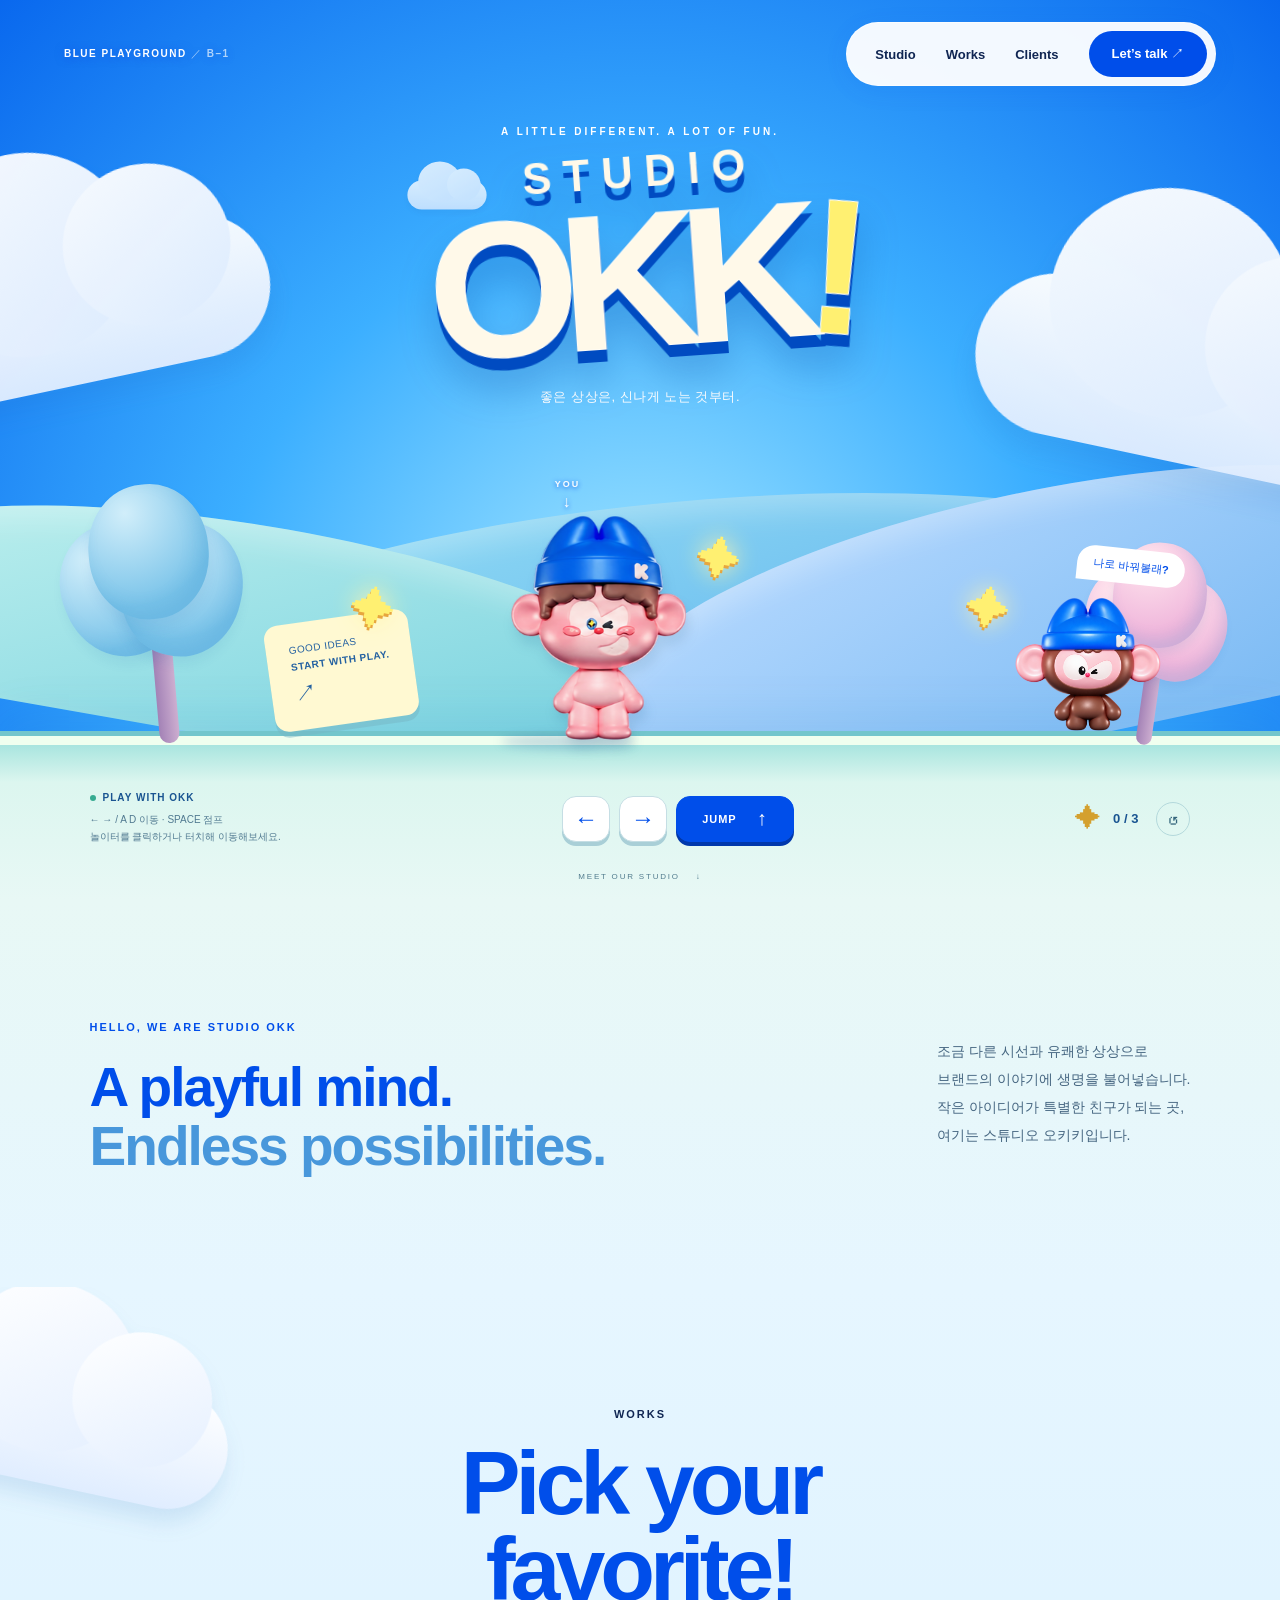
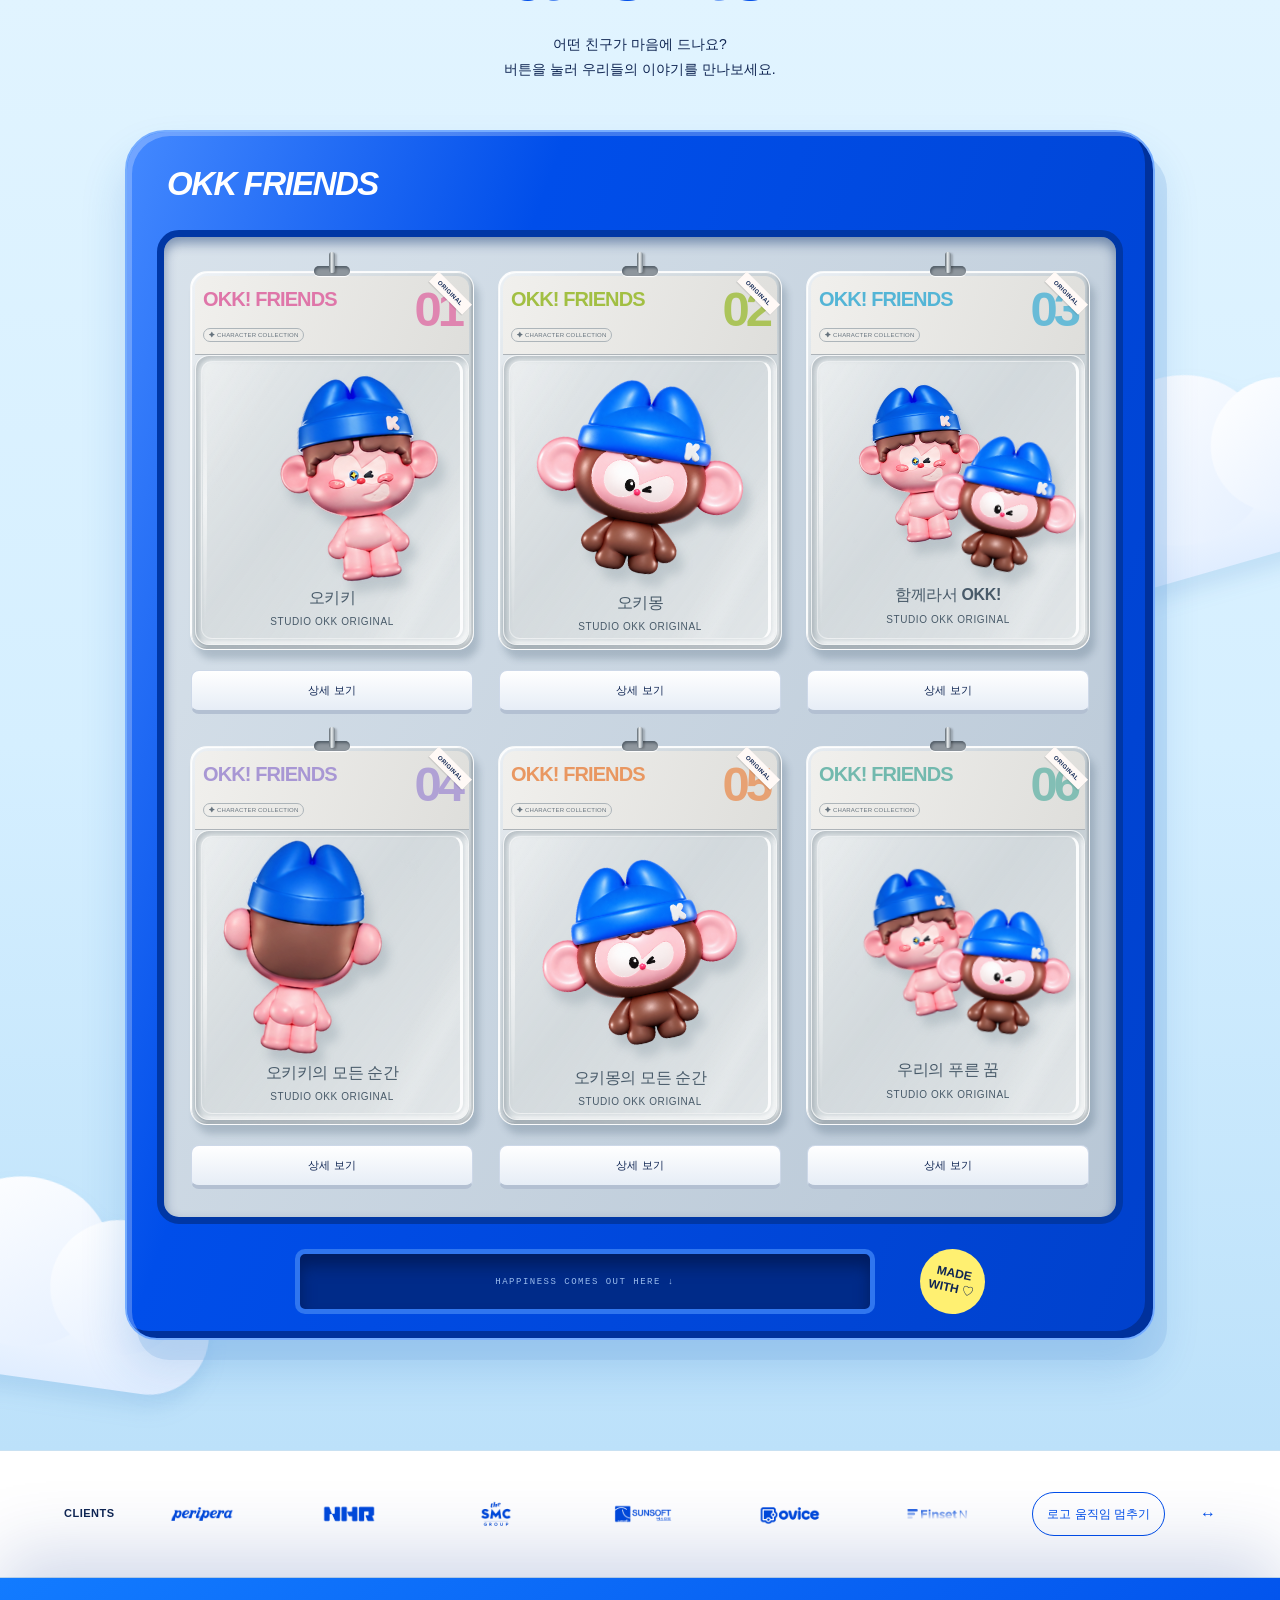
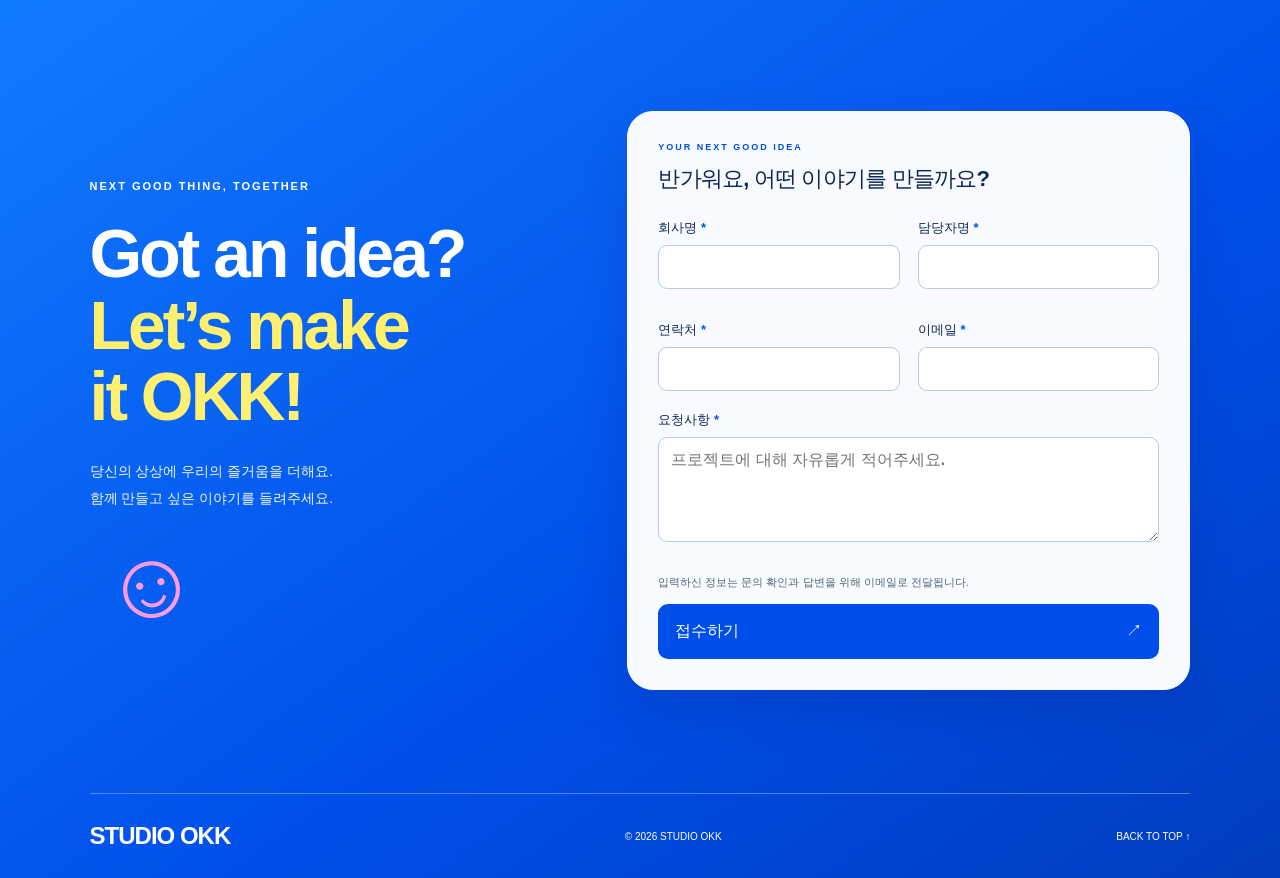
<file: 0926_okk_web/public/b-1/index.html>
<!doctype html>
<html lang="ko">

<head>
    <meta charset="utf-8">
    <meta name="viewport" content="width=device-width,initial-scale=1">
    <meta name="theme-color" content="#004eea">
    <meta name="description" content="즐거운 상상을, 오래 기억될 캐릭터로. STUDIO OKK">
    <title>STUDIO OKK — B-1 / Play with OKK</title>
    <link rel="stylesheet" href="../b/style.css">
    <link rel="stylesheet" href="./style.css">
    <script src="./app.js" defer></script>
    <script src="./playground.js" defer></script>
</head>

<body class="b-one"><a class="skip" href="#works">작업으로 바로 이동</a>
    <header class="header">
        <a class="edition-link" href="../b/" aria-label="기존 B안 보기">BLUE PLAYGROUND <span>／ B–1</span></a>
        <button class="menu-toggle" aria-expanded="false" aria-controls="navigation">메뉴 <span>＋</span></button>
        <nav id="navigation" aria-label="주 메뉴"><a href="#studio">Studio</a><a href="#works">Works</a><a href="#clients">Clients</a><a class="nav-contact" href="#contact">Let’s talk ↗</a></nav>
    </header>
    <main id="main">
        <div class="page-scene">
        <section id="home" class="play-hero" aria-labelledby="play-title">
            <div class="play-sky" aria-hidden="true">
                <div class="cloud play-cloud c-left"></div><div class="cloud play-cloud c-right"></div>
                <div class="cloud play-cloud c-small"></div>

            </div>
            <div class="play-heading">
                <p class="eyebrow">A LITTLE DIFFERENT. A LOT OF FUN.</p>
                <a class="play-logo" href="#home" aria-label="STUDIO OKK 홈"><h1 id="play-title"><span>STUDIO</span><strong>OKK<span class="logo-bang">!</span></strong></h1></a>
                <p class="play-tagline">좋은 상상은, 신나게 노는 것부터.</p>
            </div>
            <div class="play-scenery" aria-hidden="true">
                <div class="play-hill hill-back"></div><div class="play-hill hill-left"></div><div class="play-hill hill-right"></div>
                <div class="play-tree tree-left"><i></i><i></i><i></i></div>
                <div class="play-tree tree-right"><i></i><i></i><i></i></div>
                <div class="play-floor"></div>

                <div class="world-sign">GOOD IDEAS<br><b>START WITH PLAY.</b><span>↗</span></div>
            </div>
            <div class="playground" data-character="okk" tabindex="0" role="region" aria-label="오키키 캐릭터 놀이터" aria-describedby="play-instructions">
                <div class="play-world">
                    <span class="play-spark" data-spark="0" aria-hidden="true">✦</span>
                    <span class="play-spark" data-spark="1" aria-hidden="true">✦</span>
                    <span class="play-spark" data-spark="2" aria-hidden="true">✦</span>
                    <div class="player-shadow" aria-hidden="true"></div>
                    <div class="play-player" role="img" aria-label="직접 움직이는 오키키">
                        <div class="player-art"><img class="player-monkey" src="../b/assets/okkimong-cutout.png" alt=""><div class="player-sprite"></div><img class="player-fallback" src="../assets/okk-poster.jpg" alt="" fetchpriority="high"></div>
                        <span class="player-label">YOU <b>↓</b></span>
                    </div>
                    <button type="button" class="play-friend" aria-label="오키몽으로 변경"><span>나로 바꿔볼래?</span><img class="friend-monkey" src="../b/assets/okkimong-cutout.png" alt="오키몽"><span class="friend-okk-art" aria-hidden="true"><span class="friend-sprite"></span><img class="friend-okk-fallback" src="../assets/okk-cutout.png" alt=""></span></button>
                </div>
                <div class="play-ui">
                    <div class="play-help"><span class="play-live-dot"></span><b>PLAY WITH OKK</b><p id="play-instructions">← → / A D 이동 · SPACE 점프<br> 놀이터를 클릭하거나 터치해 이동해보세요.</p></div>
                    <div class="play-controls" role="group" aria-label="캐릭터 조작">
                        <button type="button" data-move="-1" aria-label="왼쪽으로 이동">←</button>
                        <button type="button" data-move="1" aria-label="오른쪽으로 이동">→</button>
                        <button type="button" class="jump-button" data-jump aria-label="점프">JUMP <span>↑</span></button>
                    </div>
                    <div class="play-score"><span aria-hidden="true">✦</span> <output id="play-score" aria-label="모은 별">0 / 3</output><button type="button" class="play-reset" aria-label="놀이터 다시 시작">↺</button></div>
                </div>
                <p id="play-status" class="sr-only" role="status" aria-live="polite"></p>
            </div>
            <a class="play-scroll" href="#studio">MEET OUR STUDIO <span>↓</span></a>
        </section>
        <section id="studio" class="play-studio section" tabindex="-1" aria-labelledby="studio-title">
            <div><p class="eyebrow">HELLO, WE ARE STUDIO OKK</p><h2 id="studio-title">A playful mind.<br><em>Endless possibilities.</em></h2></div>
            <p>조금 다른 시선과 유쾌한 상상으로<br>브랜드의 이야기에 생명을 불어넣습니다.<br>작은 아이디어가 특별한 친구가 되는 곳,<br>여기는 스튜디오 오키키입니다.</p>
        </section>
        <section id="works" class="works section" tabindex="-1">
            <div class="cloud works-cloud-one" aria-hidden="true"></div>
            <div class="cloud works-cloud-two" aria-hidden="true"></div>
            <div class="cloud works-cloud-three" aria-hidden="true"></div>
            <div class="section-title">
                <p class="eyebrow">WORKS</p>
                <h2>Pick your<br><em>favorite!</em></h2>
                <p>어떤 친구가 마음에 드나요?<br>버튼을 눌러 우리들의 이야기를 만나보세요.</p>
            </div>
            <div class="vending">
                <div class="machine-top"><span class="machine-brand">OKK FRIENDS</span></div>
                <div class="machine-window" id="work-grid"></div>
                <div class="machine-base">
                    <div class="outlet"><span>HAPPINESS COMES OUT HERE ↓</span></div>
                    <div class="machine-seal">MADE<br>WITH ♡</div>
                </div>
            </div>
        </section>
        <section id="clients" class="clients" tabindex="-1" aria-labelledby="clients-title">
            <h2 id="clients-title">CLIENTS<br></h2>
            <div class="logo-strip" tabindex="0" role="region" aria-label="클라이언트 로고">
                <div class="logo-track" id="logos"></div>
            </div><button class="logos-motion" type="button" aria-controls="logos">로고 움직임 멈추기</button><span class="strip-hint" aria-hidden="true">↔</span>
        </section>
        </div>
        <section id="contact" class="contact-section section" tabindex="-1" aria-labelledby="contact-title">
            <div class="contact-layout">
                <div class="contact-intro">
                    <p class="eyebrow">NEXT GOOD THING, TOGETHER</p>
                    <h2 id="contact-title">Got an idea?<br><em>Let’s make<br>it OKK!</em></h2>
                    <p>당신의 상상에 우리의 즐거움을 더해요.<br>함께 만들고 싶은 이야기를 들려주세요.</p>
                    <span class="contact-smile" aria-hidden="true">☺</span>
                </div>
                <div class="contact-form-panel">
                    <p class="eyebrow">YOUR NEXT GOOD IDEA</p>
                    <h3>반가워요, 어떤 이야기를 만들까요?</h3>
                    <form novalidate>
                        <div class="form-grid"><label>회사명 <span>*</span><input name="company"
                                    autocomplete="organization" maxlength="100" required><small
                                    class="error"></small></label><label>담당자명
                                <span>*</span><input name="name" autocomplete="name" maxlength="100" required><small
                                    class="error"></small></label><label>연락처 <span>*</span><input name="phone"
                                    type="tel" autocomplete="tel" maxlength="40" required><small
                                    class="error"></small></label><label>이메일
                                <span>*</span><input name="email" type="email" autocomplete="email" maxlength="254"
                                    required><small class="error"></small></label></div><label>요청사항
                            <span>*</span><textarea name="message" rows="4" maxlength="5000"
                                placeholder="프로젝트에 대해 자유롭게 적어주세요." required></textarea><small
                                class="error"></small></label>
                        <p class="form-note">입력하신 정보는 문의 확인과 답변을 위해 이메일로 전달됩니다.</p>
                        <p id="form-status" role="status" aria-live="polite"></p><button class="submit"
                            type="submit">접수하기
                            <span>↗</span></button>
                    </form>
                </div>
            </div>
    <footer><a href="#home" class="footer-brand">STUDIO OKK</a><span>© <span id="year"></span> STUDIO OKK</span><a
            href="#home">BACK TO TOP ↑</a></footer>
        </section>
    </main>

    <dialog id="project-dialog" aria-labelledby="project-title"><button class="project-close"
            aria-label="작업 상세 닫기">×</button>
        <div id="project-content"></div>
    </dialog>
    <noscript>
        <p class="noscript">캐릭터 상세와 문의 양식을 이용하려면 JavaScript를 켜주세요. 문의: ouog22@gmail.com</p>
    </noscript>
</body>

</html>
</file>
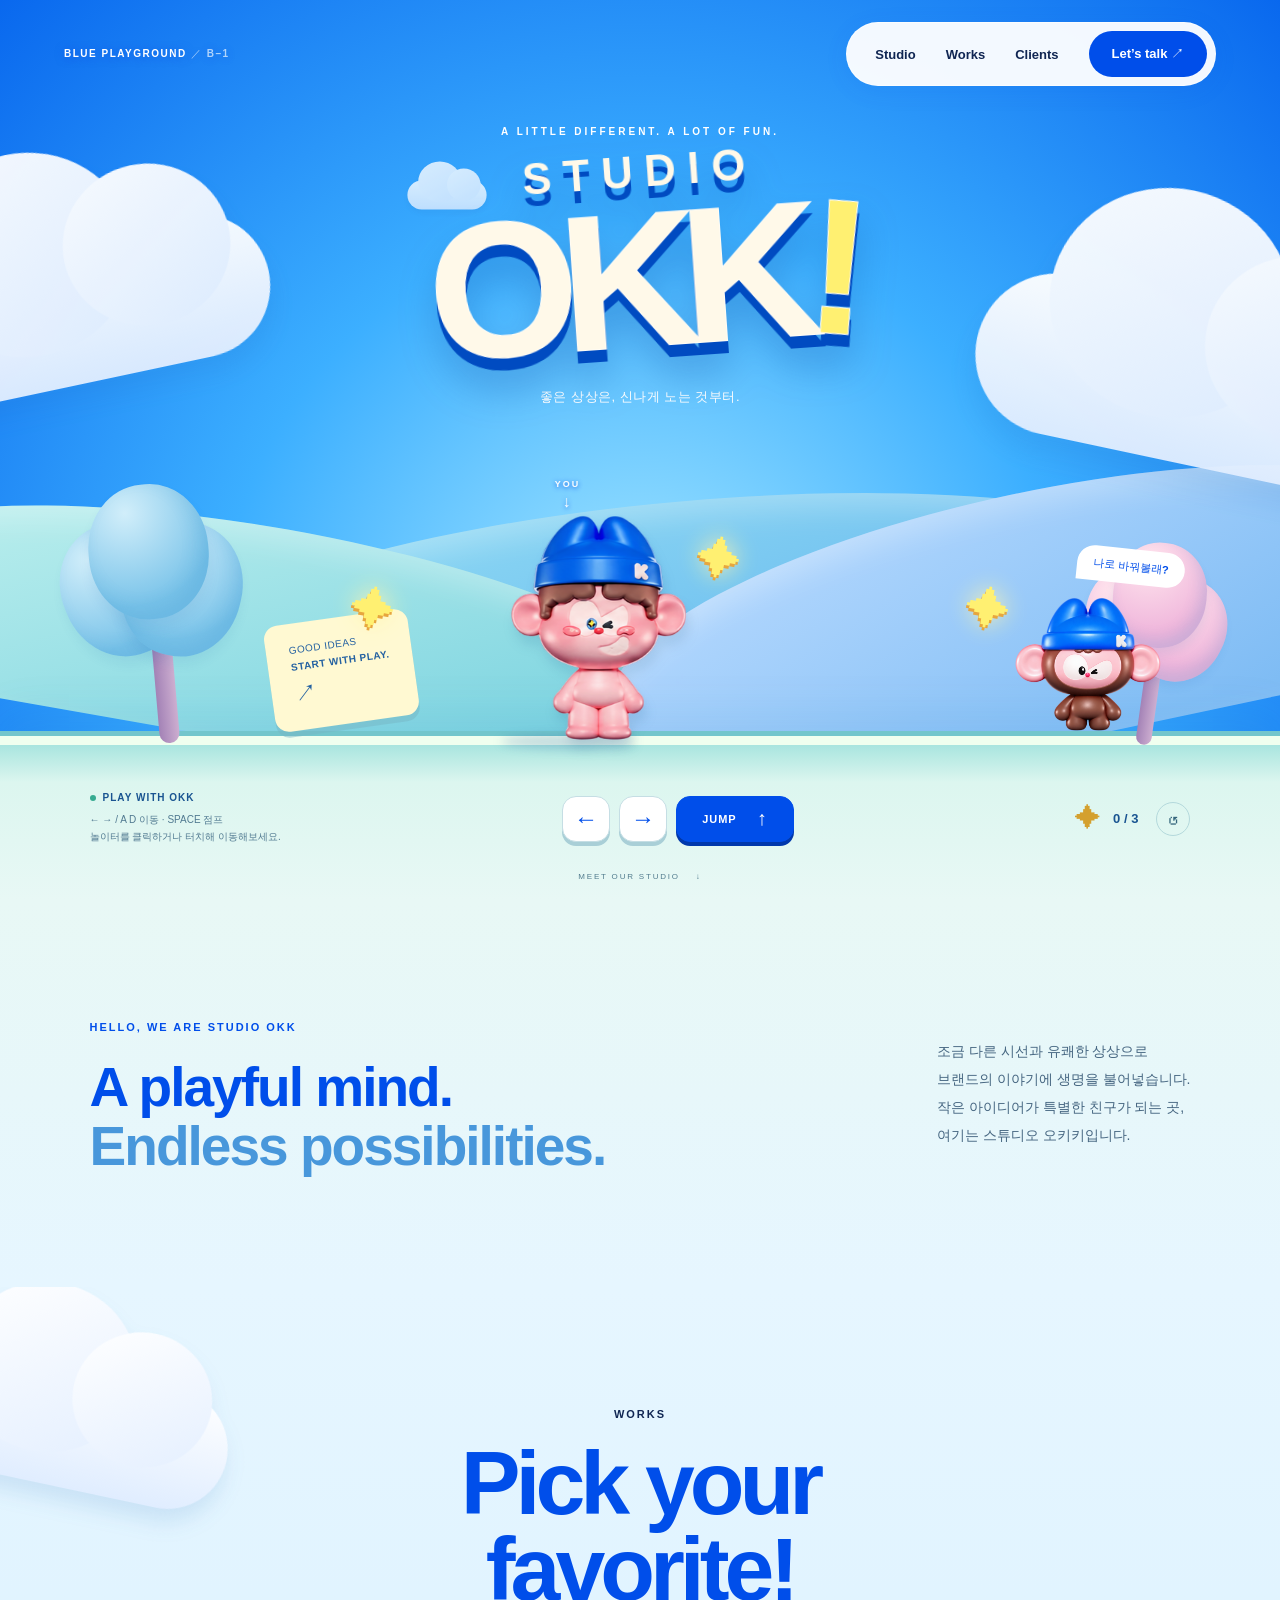
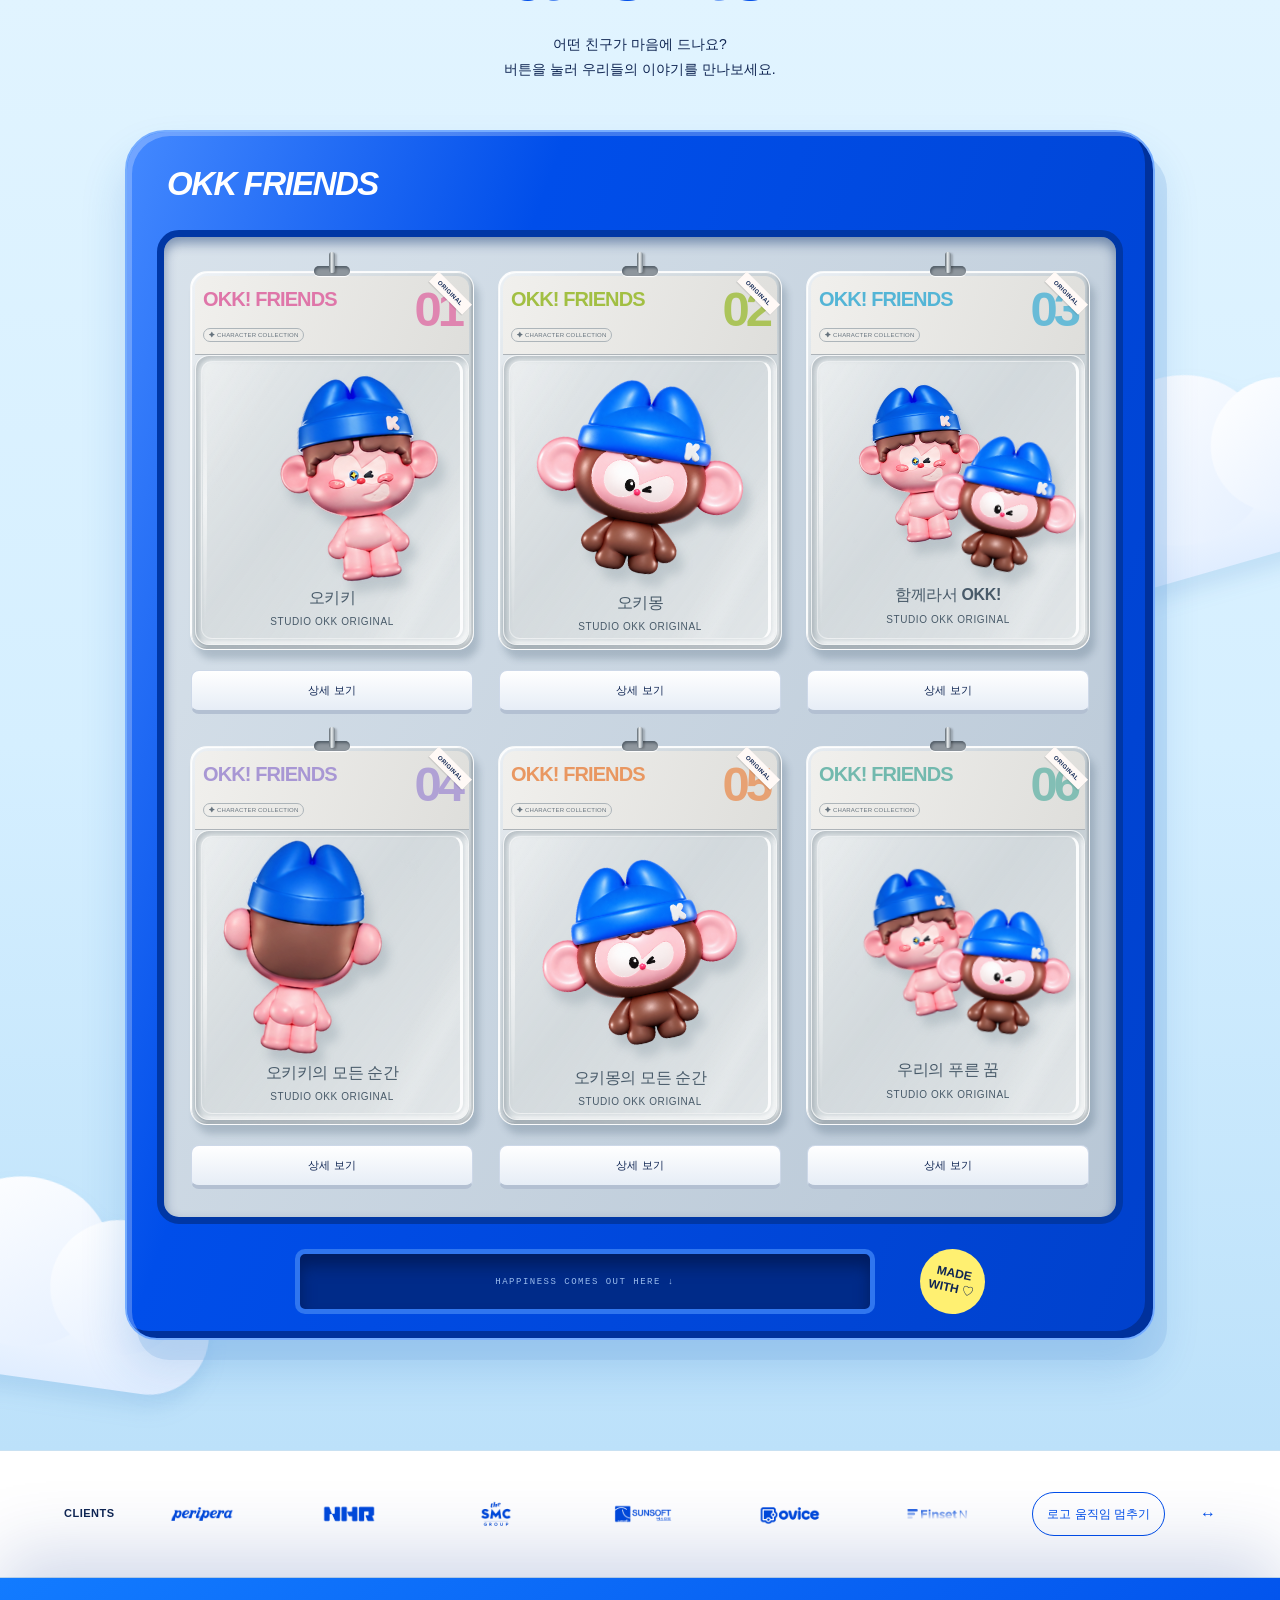
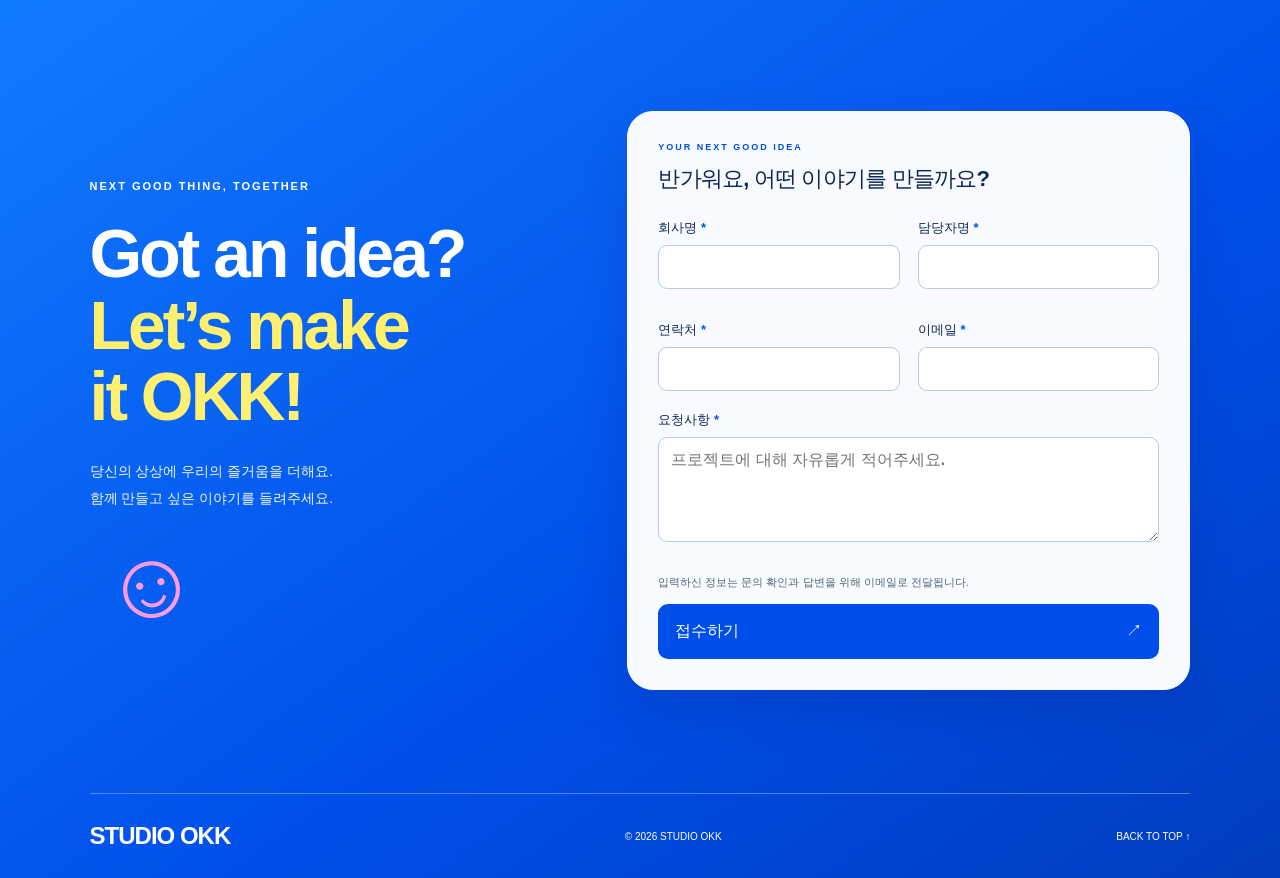
<file: 0926_okk_web_B/public/b-1/index.html>
<!doctype html>
<html lang="ko">

<head>
    <meta charset="utf-8">
    <meta name="viewport" content="width=device-width,initial-scale=1">
    <meta name="theme-color" content="#004eea">
    <meta name="description" content="즐거운 상상을, 오래 기억될 캐릭터로. STUDIO OKK">
    <title>STUDIO OKK — B-1 / Play with OKK</title>
    <link rel="stylesheet" href="../b/style.css">
    <link rel="stylesheet" href="./style.css">
    <script src="./app.js" defer></script>
    <script src="./playground.js" defer></script>
</head>

<body class="b-one"><a class="skip" href="#works">작업으로 바로 이동</a>
    <header class="header">
        <a class="edition-link" href="../b/" aria-label="기존 B안 보기">BLUE PLAYGROUND <span>／ B–1</span></a>
        <button class="menu-toggle" aria-expanded="false" aria-controls="navigation">메뉴 <span>＋</span></button>
        <nav id="navigation" aria-label="주 메뉴"><a href="#studio">Studio</a><a href="#works">Works</a><a href="#clients">Clients</a><a class="nav-contact" href="#contact">Let’s talk ↗</a></nav>
    </header>
    <main id="main">
        <div class="page-scene">
        <section id="home" class="play-hero" aria-labelledby="play-title">
            <div class="play-sky" aria-hidden="true">
                <div class="cloud play-cloud c-left"></div><div class="cloud play-cloud c-right"></div>
                <div class="cloud play-cloud c-small"></div>

            </div>
            <div class="play-heading">
                <p class="eyebrow">A LITTLE DIFFERENT. A LOT OF FUN.</p>
                <a class="play-logo" href="#home" aria-label="STUDIO OKK 홈"><h1 id="play-title"><span>STUDIO</span><strong>OKK<span class="logo-bang">!</span></strong></h1></a>
                <p class="play-tagline">좋은 상상은, 신나게 노는 것부터.</p>
            </div>
            <div class="play-scenery" aria-hidden="true">
                <div class="play-hill hill-back"></div><div class="play-hill hill-left"></div><div class="play-hill hill-right"></div>
                <div class="play-tree tree-left"><i></i><i></i><i></i></div>
                <div class="play-tree tree-right"><i></i><i></i><i></i></div>
                <div class="play-floor"></div>

                <div class="world-sign">GOOD IDEAS<br><b>START WITH PLAY.</b><span>↗</span></div>
            </div>
            <div class="playground" data-character="okk" tabindex="0" role="region" aria-label="오키키 캐릭터 놀이터" aria-describedby="play-instructions">
                <div class="play-world">
                    <span class="play-spark" data-spark="0" aria-hidden="true">✦</span>
                    <span class="play-spark" data-spark="1" aria-hidden="true">✦</span>
                    <span class="play-spark" data-spark="2" aria-hidden="true">✦</span>
                    <div class="player-shadow" aria-hidden="true"></div>
                    <div class="play-player" role="img" aria-label="직접 움직이는 오키키">
                        <div class="player-art"><img class="player-monkey" src="../b/assets/okkimong-cutout.png" alt=""><div class="player-sprite"></div><img class="player-fallback" src="../assets/okk-poster.jpg" alt="" fetchpriority="high"></div>
                        <span class="player-label">YOU <b>↓</b></span>
                    </div>
                    <button type="button" class="play-friend" aria-label="오키몽으로 변경"><span>나로 바꿔볼래?</span><img class="friend-monkey" src="../b/assets/okkimong-cutout.png" alt="오키몽"><span class="friend-okk-art" aria-hidden="true"><span class="friend-sprite"></span><img class="friend-okk-fallback" src="../assets/okk-cutout.png" alt=""></span></button>
                </div>
                <div class="play-ui">
                    <div class="play-help"><span class="play-live-dot"></span><b>PLAY WITH OKK</b><p id="play-instructions">← → / A D 이동 · SPACE 점프<br> 놀이터를 클릭하거나 터치해 이동해보세요.</p></div>
                    <div class="play-controls" role="group" aria-label="캐릭터 조작">
                        <button type="button" data-move="-1" aria-label="왼쪽으로 이동">←</button>
                        <button type="button" data-move="1" aria-label="오른쪽으로 이동">→</button>
                        <button type="button" class="jump-button" data-jump aria-label="점프">JUMP <span>↑</span></button>
                    </div>
                    <div class="play-score"><span aria-hidden="true">✦</span> <output id="play-score" aria-label="모은 별">0 / 3</output><button type="button" class="play-reset" aria-label="놀이터 다시 시작">↺</button></div>
                </div>
                <p id="play-status" class="sr-only" role="status" aria-live="polite"></p>
            </div>
            <a class="play-scroll" href="#studio">MEET OUR STUDIO <span>↓</span></a>
        </section>
        <section id="studio" class="play-studio section" tabindex="-1" aria-labelledby="studio-title">
            <div><p class="eyebrow">HELLO, WE ARE STUDIO OKK</p><h2 id="studio-title">A playful mind.<br><em>Endless possibilities.</em></h2></div>
            <p>조금 다른 시선과 유쾌한 상상으로<br>브랜드의 이야기에 생명을 불어넣습니다.<br>작은 아이디어가 특별한 친구가 되는 곳,<br>여기는 스튜디오 오키키입니다.</p>
        </section>
        <section id="works" class="works section" tabindex="-1">
            <div class="cloud works-cloud-one" aria-hidden="true"></div>
            <div class="cloud works-cloud-two" aria-hidden="true"></div>
            <div class="cloud works-cloud-three" aria-hidden="true"></div>
            <div class="section-title">
                <p class="eyebrow">WORKS</p>
                <h2>Pick your<br><em>favorite!</em></h2>
                <p>어떤 친구가 마음에 드나요?<br>버튼을 눌러 우리들의 이야기를 만나보세요.</p>
            </div>
            <div class="vending">
                <div class="machine-top"><span class="machine-brand">OKK FRIENDS</span></div>
                <div class="machine-window" id="work-grid"></div>
                <div class="machine-base">
                    <div class="outlet"><span>HAPPINESS COMES OUT HERE ↓</span></div>
                    <div class="machine-seal">MADE<br>WITH ♡</div>
                </div>
            </div>
        </section>
        <section id="clients" class="clients" tabindex="-1" aria-labelledby="clients-title">
            <h2 id="clients-title">CLIENTS<br></h2>
            <div class="logo-strip" tabindex="0" role="region" aria-label="클라이언트 로고">
                <div class="logo-track" id="logos"></div>
            </div><button class="logos-motion" type="button" aria-controls="logos">로고 움직임 멈추기</button><span class="strip-hint" aria-hidden="true">↔</span>
        </section>
        </div>
        <section id="contact" class="contact-section section" tabindex="-1" aria-labelledby="contact-title">
            <div class="contact-layout">
                <div class="contact-intro">
                    <p class="eyebrow">NEXT GOOD THING, TOGETHER</p>
                    <h2 id="contact-title">Got an idea?<br><em>Let’s make<br>it OKK!</em></h2>
                    <p>당신의 상상에 우리의 즐거움을 더해요.<br>함께 만들고 싶은 이야기를 들려주세요.</p>
                    <span class="contact-smile" aria-hidden="true">☺</span>
                </div>
                <div class="contact-form-panel">
                    <p class="eyebrow">YOUR NEXT GOOD IDEA</p>
                    <h3>반가워요, 어떤 이야기를 만들까요?</h3>
                    <form novalidate>
                        <div class="form-grid"><label>회사명 <span>*</span><input name="company"
                                    autocomplete="organization" maxlength="100" required><small
                                    class="error"></small></label><label>담당자명
                                <span>*</span><input name="name" autocomplete="name" maxlength="100" required><small
                                    class="error"></small></label><label>연락처 <span>*</span><input name="phone"
                                    type="tel" autocomplete="tel" maxlength="40" required><small
                                    class="error"></small></label><label>이메일
                                <span>*</span><input name="email" type="email" autocomplete="email" maxlength="254"
                                    required><small class="error"></small></label></div><label>요청사항
                            <span>*</span><textarea name="message" rows="4" maxlength="5000"
                                placeholder="프로젝트에 대해 자유롭게 적어주세요." required></textarea><small
                                class="error"></small></label>
                        <p class="form-note">입력하신 정보는 문의 확인과 답변을 위해 이메일로 전달됩니다.</p>
                        <p id="form-status" role="status" aria-live="polite"></p><button class="submit"
                            type="submit">접수하기
                            <span>↗</span></button>
                    </form>
                </div>
            </div>
    <footer><a href="#home" class="footer-brand">STUDIO OKK</a><span>© <span id="year"></span> STUDIO OKK</span><a
            href="#home">BACK TO TOP ↑</a></footer>
        </section>
    </main>

    <dialog id="project-dialog" aria-labelledby="project-title"><button class="project-close"
            aria-label="작업 상세 닫기">×</button>
        <div id="project-content"></div>
    </dialog>
    <noscript>
        <p class="noscript">캐릭터 상세와 문의 양식을 이용하려면 JavaScript를 켜주세요. 문의: okk__everything@naver.com</p>
    </noscript>
</body>

</html>
</file>
<file: 0926_okk_web/public/b/style.css>
:root {
    --blue: #004eea;
    --display-font: 'Arial Rounded MT Bold', Arial, sans-serif;
    --ink: #102653;
    --pink: #ff9bda;
    --yellow: #fff071;
    font-family: Pretendard, 'Apple SD Gothic Neo', Arial, sans-serif;
    color: var(--ink);
    font-synthesis: none
}

* {
    box-sizing: border-box
}

body {
    margin: 0;
    background: #eff8ff
}

a {
    color: inherit;
    text-decoration: none
}

button,
input,
textarea {
    font: inherit
}

button {
    cursor: pointer
}

button,
a {
    -webkit-tap-highlight-color: transparent
}

button {
    color: inherit
}

button:disabled {
    opacity: .55;
    cursor: wait
}

a:focus-visible,
button:focus-visible,
[tabindex]:focus-visible {
    outline: 3px solid #f244a9;
    outline-offset: 5px
}

section,
article {
    scroll-margin-top: 110px
}

::selection {
    background: var(--yellow);
    color: var(--blue)
}

.skip {
    position: fixed;
    top: -90px;
    left: 16px;
    z-index: 100;
    background: white;
    padding: 15px
}

.skip:focus {
    top: 10px
}

.header {
    position: fixed;
    z-index: 20;
    top: 22px;
    left: 5%;
    width: 90%;
    display: flex;
    align-items: center;
    justify-content: space-between;
    pointer-events: none
}

.header>* {
    pointer-events: auto
}

.brand {
    display: flex;
    flex-direction: column;
    align-items: center;
    justify-content: center;
    background: #f34743;
    color: white;
    border: 3px solid white;
    box-shadow: 0 0 0 2px #f34743;
    transform: rotate(-7deg);
    border-radius: 50%;
    width: 103px;
    height: 65px;
    line-height: .85
}

.brand small {
    font-size: 13px;
    font-style: italic;
    font-weight: 900
}

.brand b {
    font-size: 36px;
    letter-spacing: -3px
}

nav {
    display: flex;
    align-items: center;
    gap: 30px;
    border: 1px solid #ffffff9c;
    background: #fffffff2;
    border-radius: 40px;
    padding: 8px 8px 8px 28px;
    box-shadow: 0 5px 25px #004eea15;
    font-size: 13px;
    font-weight: 700
}

nav a {
    padding: 12px 0
}

nav a[aria-current] {
    color: var(--blue);
    text-decoration: underline;
    text-underline-offset: 5px
}

nav .nav-contact {
    background: var(--blue);
    color: white;
    border-radius: 28px;
    padding: 14px 23px
}

.menu-toggle {
    display: none
}

.hero-track {
    height: 240svh;
    background: #0866ff
}

.hero-stage {
    height: 100svh;
    min-height: 650px;
    position: sticky;
    top: 0;
    overflow: hidden;
    background: radial-gradient(ellipse at 50% 80%, #8bdfff 0, #208fff 38%, #0757f9 75%);
    isolation: isolate
}

.sky-light {
    position: absolute;
    inset: 0;
    background: linear-gradient(105deg, #f4fcff 0, #d9f3ff 47%, #54b8ff 100%);
    opacity: var(--p, 0)
}

.hero-copy {
    position: absolute;
    top: 18%;
    left: 50%;
    width: 90%;
    transform: translate(-50%, calc(var(--p, 0)*-100px));
    text-align: center;
    opacity: var(--title-opacity, 1)
}

.eyebrow {
    font-size: 11px;
    font-weight: 800;
    letter-spacing: 2px
}

.hero-copy .eyebrow {
    color: #fff;
    margin: 0 0 20px
}

.hero-copy h1 {
    font-family: var(--display-font);
    font-size: clamp(64px, 9.3vw, 150px);
    font-weight: 1000;
    line-height: .88;
    letter-spacing: -.065em;
    margin: 0;
    color: #fff8fd;
    text-shadow: 0 2px 0 #e2ddea, 0 5px 0 #b4c9e6, 0 9px 12px #0344b961
}

.hero-copy h1 span {
    display: block
}

.hero-copy h1 span:first-child {
    transform: rotate(-4deg)
}

.hero-copy h1 span:nth-child(2) {
    font-size: .86em;
    transform: rotate(2deg)
}

.hero-copy .last-word {
    color: var(--yellow);
    font-size: 1.12em;
    margin-top: 8px;
    transform: rotate(-5deg)
}

.hero-character {
    position: absolute;
    width: clamp(250px, 30vw, 460px);
    aspect-ratio: 1;
    left: 50%;
    top: 52%;
    transform: translate(calc(-50% + var(--move-x, 0px)), calc(-8% + var(--move-y, 0px))) scale(var(--scale, 1));
    filter: drop-shadow(0 22px 15px #053c8940);
    z-index: 4
}

.character-sprite {
    width: 100%;
    height: 100%;
    background-image: url('/b/assets/okk-rotation.png');
    background-size: 500% var(--sprite-height, 285.5882%);
    background-repeat: no-repeat;
    background-position: var(--sprite-x, 0%) var(--sprite-y, 0%);
    clip-path: inset(var(--sprite-clip, 0%) 0 0);
    display: none
}

.sprite-ready .character-sprite {
    display: block
}

.character-fallback {
    width: 100%;
    height: 100%;
    object-fit: contain;
    border-radius: 40%
}

.sprite-ready .character-fallback {
    display: none
}

.cloud {
    position: absolute;
    width: 330px;
    height: 120px;
    border-radius: 100px;
    background: linear-gradient(#fff, #e0edff);
    filter: drop-shadow(0 14px 10px #2168ba20);
    z-index: 2;
    pointer-events: none
}

.cloud:before,
.cloud:after {
    content: '';
    position: absolute;
    background: linear-gradient(150deg, #fff, #e4efff);
    border-radius: 50%
}

.cloud:before {
    width: 180px;
    height: 170px;
    left: 45px;
    top: -80px
}

.cloud:after {
    width: 140px;
    height: 135px;
    right: 25px;
    top: -50px
}

.cloud-one {
    top: 15%;
    left: -190px;
    transform: rotate(-24deg) translateX(calc(var(--p, 0)*-80px))
}

.cloud-two {
    top: 16%;
    right: -170px;
    transform: rotate(28deg)
}

.cloud-three {
    bottom: -80px;
    left: -75px;
    width: 460px;
    transform: rotate(12deg)
}

.note {
    position: absolute;
    z-index: 3;
    right: 12%;
    top: 31%;
    font-size: 17px;
    line-height: 1.1;
    font-weight: 900;
    transform: rotate(13deg);
    opacity: var(--title-opacity, 1)
}

.note-yellow {
    background: var(--yellow);
    padding: 25px 15px;
    box-shadow: 3px 5px 0 #0051b520
}

.note-yellow:before {
    content: '';
    position: absolute;
    top: -10px;
    left: 40%;
    width: 35px;
    height: 20px;
    background: var(--pink)
}

.note span {
    display: block;
    font-size: 38px;
    text-align: right
}

.star-sticker {
    position: absolute;
    left: 13%;
    top: 53%;
    width: 150px;
    height: 150px;
    display: grid;
    place-content: center;
    text-align: center;
    background: var(--pink);
    font-size: 19px;
    font-weight: 900;
    transform: rotate(-12deg);
    clip-path: polygon(50% 0, 61% 20%, 83% 8%, 81% 34%, 100% 45%, 81% 60%, 94% 84%, 66% 79%, 50% 100%, 38% 80%, 10% 92%, 19% 62%, 0 49%, 22% 37%, 12% 11%, 39% 21%);
    opacity: var(--title-opacity, 1)
}

.doodle {
    position: absolute;
    color: #fff8c7;
    font-size: 78px;
    opacity: var(--title-opacity, 1)
}

.d1 {
    left: 25%;
    top: 30%;
    transform: rotate(15deg)
}

.d2 {
    right: 24%;
    bottom: 18%;
    transform: rotate(20deg)
}

.hero-bottom {
    position: absolute;
    bottom: 30px;
    left: 5%;
    width: 90%;
    display: flex;
    justify-content: space-between;
    align-items: end;
    font-size: 9px;
    line-height: 1.5;
    color: white;
    letter-spacing: 1px;
    z-index: 5;
    opacity: var(--title-opacity, 1)
}

.hero-bottom a {
    font-size: 10px;
    display: flex;
    align-items: center;
    gap: 30px
}

.hero-bottom b {
    font-size: 25px
}

.studio-copy {
    position: absolute;
    top: 27%;
    left: 9%;
    width: 42%;
    z-index: 6;
    opacity: var(--copy-opacity, 0);
    transform: translateY(calc((1 - var(--copy-opacity, 0))*25px));
    visibility: hidden
}

.studio-copy.is-visible {
    visibility: visible
}

.studio-copy h2 {
    font-size: clamp(40px, 5vw, 100px);
    line-height: 1.02;
    letter-spacing: -4px;
    margin: 30px 0
}

.studio-copy h2 em {
    font-family: var(--display-font);
    font-weight: 400;
    color: var(--blue)
}

.body-copy {
    font-size: 15px;
    line-height: 1.9;
    margin-bottom: 28px
}

.pill {
    display: inline-flex;
    justify-content: space-between;
    align-items: center;
    gap: 45px;
    border-radius: 32px;
    border: 0;
    padding: 18px 26px;
    font-size: 14px;
    font-weight: 700;
    min-height: 48px;
    box-shadow: 0 4px 0 #12335525;
    transition: transform .18s
}

.pill:hover {
    transform: translateY(-3px)
}

.blue {
    background: var(--blue);
    color: white
}

.yellow {
    background: var(--yellow);
    color: var(--ink)
}

.section {
    padding: 110px 7%
}

.works {
    background: radial-gradient(ellipse at 50% 25%, white, #dff3ff 65%, #cdeaff);
    position: relative
}

.section-title {
    text-align: center;
    margin-bottom: 48px
}

.section-title h2 {
    position: relative;
    width: fit-content;
    margin: 20px auto;
    font-size: clamp(54px, 7vw, 96px);
    line-height: .96;
    letter-spacing: -5px;
    color: var(--blue);
    font-weight: 900
}

.section-title em {
    font-family: var(--display-font);
    font-weight: 500
}

.title-star {
    position: absolute;
    font-size: 65px;
    right: -85px;
    top: 0;
    color: #f16eb3;
    transform: rotate(15deg)
}

.section-title>p:last-child {
    font-size: 14px;
    line-height: 1.8
}

.vending {
    max-width: 1030px;
    margin: auto;
    background: linear-gradient(110deg, #4489ff, #004eea 30%, #0041cc);
    border: 2px solid #76adff;
    border-radius: 40px 40px 32px 32px;
    padding: 26px 30px 24px;
    box-shadow: inset 5px 4px 0 #ffffff40, inset -8px -7px 0 #00319c, 12px 20px 0 #82b4e44d, 0 28px 45px #1769c532
}

.machine-top {
    display: flex;
    justify-content: space-between;
    align-items: center;
    padding: 7px 10px 27px;
    color: white
}

.machine-brand {
    font-size: 33px;
    font-weight: 900;
    letter-spacing: -1.5px;
    font-style: italic
}

.machine-status {
    font-family: monospace;
    font-size: 10px;
    letter-spacing: 1px;
    padding: 10px 14px;
    border-radius: 20px;
    background: #0038a2
}

.machine-status i {
    display: inline-block;
    background: #b6ff88;
    width: 6px;
    height: 6px;
    border-radius: 50%;
    margin-right: 7px;
    box-shadow: 0 0 7px #b6ff88
}

.machine-window {
    display: grid;
    grid-template-columns: repeat(3, 1fr);
    gap: 16px;
    padding: 22px;
    background: #a0cafa;
    box-shadow: inset 0 6px 12px #00286970;
    border: 7px solid #0037a5;
    border-radius: 22px
}

.work-slot {
    min-width: 0
}

.slot-stage {
    height: 240px;
    position: relative;
    border-radius: 12px 12px 0 0;
    overflow: hidden;
    background: radial-gradient(ellipse at 50% 35%, white, #e2f3ff 75%);
    display: flex;
    align-items: center;
    justify-content: center
}

.slot-stage:after {
    content: '';
    position: absolute;
    bottom: 0;
    height: 13px;
    width: 100%;
    background: linear-gradient(#fff, #b6c4dd);
    border-bottom: 3px solid #8093b2
}

.slot-number {
    position: absolute;
    top: 13px;
    left: 14px;
    font-family: monospace;
    font-size: 12px;
    color: #526b8c;
    z-index: 2
}

.slot-image {
    width: 100%;
    height: 90%;
    object-fit: contain;
    mix-blend-mode: multiply
}

.slot-sprite {
    height: 220px;
    width: 220px;
    max-width: 100%;
    background: url('/b/assets/okk-rotation.png') 0 0/500% 285.5882%;
    display: none
}

.sprite-ready .slot-sprite {
    display: block
}

.sprite-ready .slot-sprite+.slot-image {
    display: none
}

.slot-info {
    background: #eef7ff;
    padding: 15px 14px 17px;
    border-radius: 0 0 12px 12px
}

.slot-info h3 {
    font-size: 17px;
    margin: 0 0 5px;
    letter-spacing: -.5px
}

.slot-info p {
    font-size: 10px;
    margin: 0 0 14px;
    color: #526b8c;
    letter-spacing: .7px
}

.select-work {
    width: 100%;
    justify-content: space-between;
    align-items: center;
    border-radius: 8px;
    border: 1px solid #cdd8e8;
    border-bottom: 4px solid #b3c0d2;
    background: linear-gradient(white, #e6edf6);
    padding: 11px 12px;
    font-size: 11px;
    font-weight: 800;
    min-height: 44px
}

.select-work i {
    width: 7px;
    height: 7px;
    background: #639bef;
    border-radius: 50%
}

.work-slot:hover .select-work,
.select-work:focus-visible {
    background: var(--yellow);
    border-color: #d1bf36
}

.work-slot:hover .select-work i {
    background: #199653
}

.select-work:active {
    transform: translateY(3px);
    border-bottom-width: 1px
}

.work-slot:hover .slot-stage,
.work-slot:has(.select-work:focus-visible) .slot-stage {
    background: radial-gradient(white, #fff0a9)
}

.machine-base {
    display: flex;
    align-items: center;
    justify-content: center;
    gap: 45px;
    padding-top: 25px
}

.outlet {
    width: 60%;
    height: 65px;
    border: 5px solid #3076ef;
    border-radius: 10px;
    background: #002b89;
    box-shadow: inset 0 12px 15px #001d61;
    display: grid;
    place-items: center;
    color: #99bced;
    font: 9px monospace;
    letter-spacing: 1.5px
}

.machine-seal {
    background: var(--yellow);
    border-radius: 50%;
    width: 65px;
    height: 65px;
    display: grid;
    place-content: center;
    text-align: center;
    font-size: 12px;
    font-weight: 900;
    transform: rotate(12deg)
}

.collection-note {
    text-align: center;
    font-size: 10px;
    letter-spacing: 1px;
    margin: 30px 0 0;
    color: #516b8c
}

.clients {
    background: white;
    padding: 28px 5%;
    display: flex;
    align-items: center;
    gap: 35px;
    border-block: 1px solid #c9e1f2
}

.clients h2 {
    flex-shrink: 0;
    font-size: 11px;
    line-height: 1.6;
    letter-spacing: .5px
}

.clients h2 span {
    font-size: 9px;
    color: #657993
}

.logo-strip {
    overflow-x: auto;
    scrollbar-width: thin;
    scrollbar-color: #9fc5ff #edf4ff;
    min-width: 0
}

.logo-track {
    display: flex;
    align-items: center;
    gap: 42px;
    padding: 14px 0
}

.logo-track img {
    width: 105px;
    height: 42px;
    object-fit: contain;
    flex-shrink: 0
}

.strip-hint {
    color: var(--blue)
}

.contact-section {
    background: var(--blue);
    color: white;
    position: relative;
    overflow: hidden
}

.contact-section h2 {
    font-size: clamp(48px, 7vw, 100px);
    line-height: 1.02;
    letter-spacing: -4px;
    margin: 30px 0
}

.contact-section h2 em {
    font-family: var(--display-font);
    font-weight: 400;
    color: var(--yellow)
}

.contact-section>p:not(.eyebrow) {
    font-size: 15px;
    margin-bottom: 30px
}

.email {
    display: block;
    font-size: 12px;
    margin-top: 45px;
    width: fit-content
}

.contact-doodle {
    position: absolute;
    right: 8%;
    bottom: 15%;
    font-size: 180px;
    color: var(--pink);
    transform: rotate(-15deg)
}

footer {
    display: flex;
    align-items: center;
    justify-content: space-between;
    padding: 30px 5%;
    font-size: 10px;
    background: #f2f8ff
}

.footer-brand {
    font-size: 24px;
    letter-spacing: -1px;
    font-weight: 900;
    color: var(--blue)
}

dialog {
    padding: 0;
    border: 0;
    border-radius: 24px;
    max-height: 90dvh;
    width: min(640px, calc(100% - 32px));
    color: var(--ink);
    background: #f7fbff;
    box-shadow: 0 30px 100px #00276955
}

dialog::backdrop {
    background: #041b5980;
    backdrop-filter: blur(8px)
}

.modal-open {
    overflow: hidden
}

#project-dialog {
    width: min(900px, calc(100% - 32px))
}

.project-close {
    position: sticky;
    top: 16px;
    float: right;
    margin: 16px 16px -60px 0;
    z-index: 2;
    width: 44px;
    height: 44px;
    border-radius: 50%;
    background: white;
    border: 1px solid #d9e6ff;
    font-size: 28px
}

.project-heading {
    padding: 50px 40px 25px
}

.project-heading h2 {
    font-size: 48px;
    letter-spacing: -2px;
    margin: 15px 0
}

.project-heading p {
    font-size: 14px;
    line-height: 1.8
}

.project-art {
    display: block;
    width: 100%;
    max-height: 650px;
    object-fit: contain;
    background: #edf5ff
}

.project-description {
    padding: 30px 40px;
    font-size: 15px;
    line-height: 1.9
}

.project-description img {
    display: block;
    width: 100%;
    margin-top: 24px
}

.window-bar {
    position: sticky;
    top: 0;
    background: var(--blue);
    color: white;
    padding: 12px 20px;
    display: flex;
    justify-content: space-between;
    align-items: center;
    font-size: 10px;
    z-index: 2
}

.close {
    background: transparent;
    border: 1px solid #fff8;
    color: white;
    width: 44px;
    height: 44px;
    font-size: 25px
}

.dialog-content {
    padding: 30px
}

.dialog-content h2 {
    font-size: 50px;
    margin: 16px 0
}

.dialog-content h2 span {
    float: right;
    color: var(--blue)
}

.dialog-content>p {
    font-size: 14px;
    line-height: 1.6
}

.form-grid {
    display: grid;
    grid-template-columns: 1fr 1fr;
    gap: 16px
}

form label {
    font-size: 12px;
    display: block
}

input,
textarea {
    display: block;
    width: 100%;
    border: 1px solid #c8d6e9;
    border-radius: 8px;
    padding: 12px;
    margin-top: 8px;
    background: white;
    color: var(--ink);
    font-size: 16px
}

input:focus,
textarea:focus {
    outline: 2px solid var(--blue)
}

input[aria-invalid=true],
textarea[aria-invalid=true] {
    border-color: #b42929
}

.error {
    display: block;
    min-height: 20px;
    font-size: 11px;
    color: #b42929;
    padding: 4px 0
}

.form-note {
    font-size: 11px;
    line-height: 1.5
}

.submit {
    border: 0;
    background: var(--blue);
    color: white;
    display: flex;
    justify-content: space-between;
    padding: 17px;
    width: 100%;
    border-radius: 10px
}

#form-status {
    font-size: 13px;
    line-height: 1.7
}

.noscript {
    padding: 20px;
    background: var(--yellow)
}

@media(min-width:1600px) {
    .hero-character {
        top: 50%
    }

    .hero-copy {
        top: 17%
    }
}

@media(max-width:767px) {
    .header {
        top: 16px
    }

    .brand {
        width: 78px;
        height: 52px
    }

    .brand b {
        font-size: 29px
    }

    .brand small {
        font-size: 10px
    }

    .menu-toggle {
        display: flex;
        gap: 22px;
        align-items: center;
        border: 0;
        border-radius: 25px;
        background: white;
        padding: 13px 18px;
        font-size: 12px;
        font-weight: 700
    }

    .menu-toggle span {
        font-size: 18px
    }

    nav {
        display: none;
        position: absolute;
        right: 0;
        top: 65px;
        min-width: 185px;
        flex-direction: column;
        align-items: stretch;
        gap: 3px;
        padding: 15px;
        border-radius: 20px
    }

    nav.open {
        display: flex
    }

    nav a {
        padding: 13px
    }

    section,
    article {
        scroll-margin-top: 90px
    }

    .hero-track {
        height: 210svh
    }

    .hero-stage {
        min-height: 660px
    }

    .hero-copy {
        top: 20%
    }

    .hero-copy h1 {
        font-size: clamp(55px, 12.5vw, 95px)
    }

    .hero-copy .eyebrow {
        font-size: 8px;
        letter-spacing: 1.2px
    }

    .hero-character {
        width: 270px;
        top: 53%
    }

    .star-sticker {
        left: 4%;
        top: 49%;
        width: 95px;
        height: 95px;
        font-size: 12px
    }

    .note {
        right: 5%;
        top: 40%;
        font-size: 10px;
        padding: 15px 10px
    }

    .note span {
        font-size: 23px
    }

    .d1 {
        left: 6%;
        top: 29%;
        font-size: 40px
    }

    .d2 {
        right: 10%;
        bottom: 16%;
        font-size: 45px
    }

    .cloud-one {
        left: -265px;
        top: 22%
    }

    .cloud-two {
        right: -265px;
        top: 16%
    }

    .cloud-three {
        bottom: -110px;
        left: -240px
    }

    .hero-bottom {
        bottom: 22px
    }

    .hero-bottom>span {
        font-size: 7px;
        max-width: 105px
    }

    .hero-bottom>span:last-child {
        display: none
    }

    .hero-bottom a {
        font-size: 8px;
        gap: 12px
    }

    .studio-copy {
        left: 7%;
        top: 17%;
        width: 86%
    }

    .studio-copy .eyebrow {
        font-size: 8px;
        letter-spacing: 1px
    }

    .studio-copy h2 {
        font-size: 34px;
        letter-spacing: -1.7px;
        line-height: 1.15;
        margin: 15px 0
    }

    .studio-copy h2 br:nth-child(2) {
        display: none
    }

    .body-copy {
        font-size: 13px;
        line-height: 1.7;
        margin: 15px 0
    }

    .pill {
        padding: 14px 20px;
        font-size: 12px;
        gap: 25px
    }

    .section {
        padding: 75px 5%
    }

    .section-title h2 {
        font-size: 64px;
        letter-spacing: -3px
    }

    .title-star {
        font-size: 40px;
        right: -42px
    }

    .section-title>p:last-child {
        font-size: 12px
    }

    .vending {
        padding: 17px 12px;
        border-radius: 26px;
        box-shadow: inset 3px 3px 0 #fff4, inset -5px -4px 0 #00319c, 5px 12px 0 #82b4e44d
    }

    .machine-top {
        padding: 5px 4px 20px
    }

    .machine-brand {
        font-size: 23px
    }

    .machine-status {
        font-size: 7px;
        padding: 8px;
        letter-spacing: 0
    }

    .machine-status i {
        margin-right: 3px;
        width: 5px;
        height: 5px
    }

    .machine-window {
        grid-template-columns: repeat(2, 1fr);
        padding: 10px;
        gap: 10px;
        border-width: 4px;
        border-radius: 14px
    }

    .slot-stage {
        height: 185px
    }

    .slot-sprite {
        height: 165px;
        width: 165px
    }

    .slot-info {
        padding: 12px 9px
    }

    .slot-info h3 {
        font-size: 15px
    }

    .slot-info p {
        font-size: 8px;
        min-height: 20px;
        margin-bottom: 7px
    }

    .select-work {
        font-size: 10px;
        padding: 10px 8px
    }

    .slot-number {
        font-size: 10px;
        top: 10px;
        left: 10px
    }

    .machine-base {
        gap: 22px;
        padding-top: 17px
    }

    .outlet {
        height: 48px;
        width: 67%;
        font-size: 6px;
        letter-spacing: 0
    }

    .machine-seal {
        width: 48px;
        height: 48px;
        font-size: 9px
    }

    .collection-note {
        font-size: 8px;
        line-height: 1.6
    }

    .clients {
        gap: 18px;
        padding: 20px 5%
    }

    .clients h2 {
        font-size: 9px
    }

    .clients h2 span {
        font-size: 7px
    }

    .logo-track {
        gap: 25px
    }

    .logo-track img {
        width: 85px;
        height: 35px
    }

    .strip-hint {
        display: none
    }

    .contact-section h2 {
        font-size: 48px;
        letter-spacing: -2.5px
    }

    .contact-section>p:not(.eyebrow) {
        font-size: 13px
    }

    .contact-doodle {
        font-size: 90px;
        right: 5%;
        bottom: 12%
    }

    .contact-section .eyebrow {
        font-size: 8px
    }

    .footer-brand {
        font-size: 17px
    }

    footer {
        gap: 20px;
        flex-wrap: wrap;
        font-size: 8px;
        padding: 25px 5%
    }

    .project-heading {
        padding: 60px 24px 20px
    }

    .project-heading h2 {
        font-size: 36px
    }

    .project-description {
        padding: 24px;
        font-size: 14px
    }

    .dialog-content {
        padding: 24px 20px
    }

    .form-grid {
        grid-template-columns: 1fr;
        gap: 4px
    }
}

@media(max-width:359px) {
    .machine-window {
        grid-template-columns: 1fr
    }

    .slot-stage {
        height: 220px
    }

    .machine-brand {
        font-size: 20px
    }

    .hero-copy h1 {
        font-size: 48px
    }

    .studio-copy h2 {
        font-size: 30px
    }

    .section-title h2 {
        font-size: 53px
    }
}

.static-hero .hero-track {
    height: auto
}

.static-hero .hero-stage {
    position: relative;
    height: auto;
    min-height: 0;
    padding: 140px 7% 65px;
    background: linear-gradient(#0760fc, #ccefff)
}

.static-hero .hero-copy {
    position: relative;
    top: auto;
    left: auto;
    transform: none;
    width: 100%;
    opacity: 1
}

.static-hero .hero-character {
    position: relative;
    top: auto;
    left: auto;
    margin: 15px auto;
    width: 240px;
    transform: none
}

.static-hero .studio-copy {
    position: relative;
    top: auto;
    left: auto;
    opacity: 1;
    visibility: visible;
    transform: none;
    width: 100%;
    background: #f1faff;
    padding: 26px;
    border-radius: 24px
}

.static-hero .hero-bottom,
.static-hero .note,
.static-hero .star-sticker,
.static-hero .doodle {
    display: none
}

.static-hero .sky-light {
    display: none
}

.static-hero .studio-copy h2 {
    font-size: 36px
}

.static-hero .cloud {
    z-index: 0
}

@media(prefers-reduced-motion:reduce) {

    *,
    *:before,
    *:after {
        scroll-behavior: auto !important;
        transition: none !important;
        animation: none !important
    }
}

@media(max-width:767px) {
    .studio-copy h2 span {
        display: inline-block;
        margin-left: .15em
    }
}

.machine-window {
    background: linear-gradient(120deg, #d8e2eb, #b8c7d6);
    gap: 30px 24px;
    padding: 34px 26px 26px
}

.work-slot {
    display: flex;
    flex-direction: column;
    min-width: 0
}

.toy-package {
    position: relative;
    padding: 4px;
    border: 1px solid #ffffffce;
    border-radius: 17px;
    background: linear-gradient(130deg, #fff9, #c2c9cba6 50%, #eef1f1);
    box-shadow: 5px 9px 7px #344c653b, inset 1px 1px 1px white, inset -2px -2px 2px #747e8566;
    transition: transform .2s
}

.package-label {
    height: 79px;
    border-radius: 12px 12px 0 0;
    position: relative;
    padding: 12px 8px 8px;
    background: linear-gradient(110deg, #f1f0ed, #dededb);
    overflow: visible;
    border-bottom: 1px solid #adb3b8
}

.package-label>strong {
    display: block;
    font-size: 20px;
    letter-spacing: -.9px;
    color: var(--pack-accent);
    position: relative;
    z-index: 1;
    max-width: 70%
}

.package-label>small {
    display: block;
    font-size: 5.5px;
    letter-spacing: .15px;
    color: #69747e;
    margin-top: 2px
}

.package-number {
    position: absolute;
    right: 8px;
    top: 9px;
    font-size: 49px;
    line-height: 1;
    letter-spacing: -4px;
    color: var(--pack-accent);
    font-weight: 800;
    opacity: .85
}

.hang-tab {
    position: absolute;
    top: -10px;
    left: 50%;
    transform: translateX(-50%);
    height: 10px;
    width: 36px;
    border-radius: 7px;
    background: #8e969d;
    box-shadow: inset 1px 2px 3px #515c67, 0 1px 1px white;
    z-index: 3
}

.hang-tab:after {
    content: '';
    position: absolute;
    left: 15px;
    bottom: 3px;
    width: 6px;
    height: 21px;
    border-radius: 4px;
    background: linear-gradient(90deg, #59646d, #ecf0f1 45%, #75808a);
    box-shadow: 2px 1px 2px #0003
}

.package-edition {
    position: absolute;
    right: -5px;
    top: 10px;
    z-index: 2;
    background: #fff9f6;
    transform: rotate(45deg);
    font-size: 6px;
    font-weight: 700;
    letter-spacing: .4px;
    padding: 4px 7px;
    box-shadow: 0 1px 1px #0002
}

.package-series {
    position: absolute;
    bottom: 12px;
    left: 8px;
    border: 1px solid #adb5ba;
    border-radius: 9px;
    font-size: 6px;
    color: #65727d;
    padding: 3px 5px;
    letter-spacing: .2px
}

.toy-package .slot-stage {
    height: 290px;
    border-radius: 14px;
    background: linear-gradient(125deg, #e8ebeb99, #d5dbdf70);
    border: 1px solid #fff9;
    box-shadow: inset 3px 3px 5px #73818b66, inset -3px -3px 3px #fff9, 0 2px 2px #596a7455;
    display: flex;
    flex-direction: column;
    padding: 13px 12px 10px;
    isolation: isolate
}

.toy-package .slot-stage:after {
    inset: 5px;
    bottom: 5px;
    width: auto;
    height: auto;
    border: 1px solid #ffffff6e;
    border-right: 3px solid #ffffffe0;
    border-radius: 11px;
    background: linear-gradient(118deg, #fff4, transparent 22%, transparent 76%, #fff3 85%, transparent 90%);
    z-index: 3;
    pointer-events: none
}

.toy-package .slot-stage:before {
    content: '';
    position: absolute;
    top: 16px;
    bottom: 16px;
    left: 7px;
    width: 4px;
    background: linear-gradient(transparent, #fff9, transparent);
    border-radius: 50%;
    z-index: 3
}

.package-art {
    display: flex;
    align-items: center;
    justify-content: center;
    width: 100%;
    height: 230px;
    position: relative;
    filter: drop-shadow(7px 12px 5px #52677833)
}

.package-okk {
    width: 220px;
    max-width: 100%;
    aspect-ratio: 1;
    flex-shrink: 0;
    transform: rotate(-7deg)
}

.package-okk .slot-sprite {
    height: 100%;
    width: 100%;
    max-width: none
}

.package-okk .slot-image {
    width: 100%;
    height: 100%;
    object-fit: contain
}

.package-okk.back-view {
    transform: rotate(7deg)
}

.package-okk.back-view .slot-sprite {
    background-size: 500% 322.5914%;
    background-position: 100% 100%
}

.package-monkey {
    display: block;
    width: 100%;
    height: 100%;
    object-fit: contain;
    transform: rotate(9deg)
}

.package-art.duo .package-okk {
    width: 68%;
    position: absolute;
    left: -4%;
    top: 4%
}

.package-art.duo .package-monkey {
    width: 62%;
    height: 75%;
    position: absolute;
    right: -4%;
    bottom: 0;
    transform: rotate(12deg)
}

.variant-4 .package-monkey {
    transform: rotate(-12deg) scale(.95)
}

.variant-5.duo {
    transform: scale(.93) rotate(-6deg)
}

.package-caption {
    position: relative;
    z-index: 4;
    text-align: center;
    padding: 0 4px 5px;
    color: #485a69;
    line-height: 1.4
}

.package-caption b {
    display: block;
    font-size: 16px;
    letter-spacing: -.4px
}

.package-caption span {
    font-size: 10px;
    letter-spacing: .6px
}

.work-slot .slot-info {
    background: transparent;
    padding: 20px 1px 2px;
    display: flex;
    flex-direction: column;
    flex: 1
}

.slot-info h3 {
    font-size: 16px
}

.slot-info p {
    margin-bottom: 13px
}

.select-work {
    margin-top: auto
}

.work-slot:hover .toy-package,
.work-slot:has(.select-work:focus-visible) .toy-package {
    transform: translateY(-4px)
}

.work-slot:hover .slot-stage,
.work-slot:has(.select-work:focus-visible) .slot-stage {
    background: linear-gradient(125deg, #ffffffe6, #d5dbdf70)
}

@media(max-width:767px) {
    .machine-window {
        padding: 24px 10px 16px;
        gap: 25px 14px
    }

    .toy-package {
        padding: 3px;
        border-radius: 12px;
        box-shadow: 3px 5px 4px #344c653b, inset 1px 1px 1px white
    }

    .package-label {
        height: 66px;
        padding: 11px 5px 5px;
        border-radius: 8px 8px 0 0
    }

    .package-label>strong {
        font-size: 16px;
        letter-spacing: -.5px
    }

    .package-label>small {
        font-size: 4px;
        max-width: 66%;
        line-height: 1.4
    }

    .package-number {
        font-size: 32px;
        right: 5px;
        top: 16px;
        letter-spacing: -2px
    }

    .package-series {
        font-size: 4px;
        bottom: 6px;
        left: 4px;
        padding: 2px 3px;
        letter-spacing: 0
    }

    .package-edition {
        font-size: 4px;
        right: -4px;
        top: 7px;
        padding: 3px 5px
    }

    .hang-tab {
        width: 27px;
        height: 8px;
        top: -8px
    }

    .hang-tab:after {
        left: 11px;
        width: 5px;
        height: 17px
    }

    .toy-package .slot-stage {
        height: 195px;
        padding: 9px 5px 5px;
        border-radius: 10px
    }

    .package-art {
        height: 155px
    }

    .package-okk {
        width: 140px
    }

    .package-caption b {
        font-size: 8px
    }

    .package-caption span {
        font-size: 4px;
        letter-spacing: .2px
    }

    .work-slot .slot-info {
        padding: 14px 0 0
    }

    .slot-info h3 {
        font-size: 12px;
        line-height: 1.4
    }

    .slot-info p {
        font-size: 7px;
        line-height: 1.5;
        min-height: 22px
    }

    .select-work {
        padding: 10px 7px;
        font-size: 9px
    }
}

@media(max-width:359px) {
    .toy-package .slot-stage {
        height: 260px
    }

    .package-art {
        height: 215px
    }

    .package-okk {
        width: 200px
    }

    .package-label>strong {
        font-size: 20px
    }

    .package-label>small {
        font-size: 6px
    }

    .package-number {
        font-size: 40px;
        top: 9px
    }

    .package-caption b {
        font-size: 11px
    }

    .package-caption span {
        font-size: 6px
    }

    .package-series {
        font-size: 6px
    }
}

.contact-section {
    background: #e2f2ff;
    isolation: isolate;
    padding: 90px 7%;
    overflow: hidden
}

.contact-section::before {
    content: '';
    position: absolute;
    inset: 0;
    background: linear-gradient(145deg, #127bff, #004eea 60%, #003dbd);
    z-index: -1;
    transform-origin: 50% 100%
}

.contact-layout {
    max-width: 1280px;
    margin: auto;
    display: grid;
    grid-template-columns: .9fr 1.1fr;
    align-items: center;
    gap: 7%
}

.contact-intro h2 {
    font-size: clamp(44px, 5.3vw, 78px);
    letter-spacing: -3px;
    line-height: 1.05;
    margin: 26px 0
}

.contact-intro>p:not(.eyebrow) {
    font-size: 14px;
    line-height: 1.9;
    color: #eef6ff
}

.contact-intro .email {
    margin-top: 28px;
    font-size: 14px
}

.contact-smile {
    display: block;
    color: var(--pink);
    font-size: 95px;
    line-height: 1;
    margin: 26px 0 0 12px;
    transform: rotate(-12deg);
    width: fit-content
}

.contact-form-panel {
    background: #f7fbff;
    border: 1px solid #fff;
    border-radius: 26px;
    padding: 30px;
    color: var(--ink);
    box-shadow: 0 18px 45px #00287935
}

.contact-form-panel>.eyebrow {
    color: var(--blue);
    font-size: 9px;
    margin: 0 0 12px
}

.contact-form-panel h3 {
    font-size: 22px;
    letter-spacing: -.8px;
    margin: 0 0 24px;
    line-height: 1.4
}

.contact-form-panel .form-grid {
    gap: 12px 18px
}

.contact-form-panel label {
    font-size: 13px;
    font-weight: 600
}

.contact-form-panel label>span {
    color: var(--blue)
}

.contact-form-panel input,
.contact-form-panel textarea {
    background: white;
    border-color: #b9cbe1;
    padding: 12px;
    border-radius: 9px
}

.contact-form-panel textarea {
    min-height: 105px;
    resize: vertical
}

.contact-form-panel .form-note {
    color: #52647c;
    margin: 12px 0;
    line-height: 1.6
}

.contact-form-panel #form-status {
    color: #204575
}

.contact-form-panel .submit {
    min-height: 50px;
    font-weight: 700
}

@media(max-width:900px) {
    .contact-layout {
        gap: 30px;
        grid-template-columns: 1fr
    }

    .contact-intro h2 {
        font-size: 52px
    }

    .contact-intro h2 em br {
        display: none
    }

    .contact-intro {
        position: relative
    }

    .contact-smile {
        position: absolute;
        right: 0;
        bottom: 0;
        font-size: 72px
    }

    .contact-form-panel {
        max-width: 650px;
        width: 100%;
        margin: auto
    }

    .contact-section {
        padding: 70px 6%
    }

    .contact-intro .email {
        margin-top: 20px
    }
}

@media(max-width:540px) {
    .contact-section {
        padding: 60px 5%
    }

    .contact-intro h2 {
        font-size: 43px;
        letter-spacing: -2px
    }

    .contact-intro>p:not(.eyebrow) {
        font-size: 13px
    }

    .contact-intro .email {
        font-size: 12px
    }

    .contact-smile {
        font-size: 55px
    }

    .contact-form-panel {
        padding: 24px 18px;
        border-radius: 20px
    }

    .contact-form-panel h3 {
        font-size: 20px;
        margin-bottom: 20px
    }

    .contact-form-panel .form-grid {
        grid-template-columns: 1fr;
        gap: 5px
    }

    .contact-form-panel .form-note {
        font-size: 11px
    }
}


h2, h2 em { font-family: var(--display-font); }
h2 em { font-style: normal; }
.studio-copy h2 em, .section-title h2 em, .contact-section h2 em { font-weight: inherit; }
.works { background: linear-gradient(105deg, #f4fcff 0, #d9f3ff 47%, #54b8ff 100%); isolation: isolate; overflow: hidden; }
.works .section-title, .works .vending { position: relative; z-index: 3; }
.works-cloud-one { top: 80px; left: -100px; transform: rotate(12deg); }
.works-cloud-two { top: 43%; right: -110px; transform: rotate(-16deg); }
.works-cloud-three { bottom: 70px; left: -120px; transform: rotate(8deg); }
.static-hero .hero-stage { background: linear-gradient(#0760fc, #ccefff); }
.static-hero .works { background: linear-gradient(#ccefff, #eaf8ff 35%, #cdeaff); }
.page-scene { position: sticky; top: var(--scene-top, 0px); }
.contact-section { z-index: 30; min-height: 100svh; display: flex; flex-direction: column; justify-content: space-between; gap: 60px; padding-bottom: 0; box-shadow: 0 -24px 70px #002b8930; }
.contact-layout { width: 100%; flex: 1; }
.contact-section footer { width: 100%; max-width: 1280px; margin: 0 auto; padding: 28px 0; background: transparent; border-top: 1px solid #ffffff50; color: white; }
.contact-section .footer-brand { color: white; }
.logo-strip { flex: 1; }
.logo-track { width: max-content; gap: 0; animation: clients-drift 42s linear infinite; }
.logo-group { display: flex; align-items: center; gap: 42px; padding-right: 42px; }
.logo-strip:hover .logo-track, .logo-strip:focus-within .logo-track { animation-play-state: paused; }
@keyframes clients-drift { to { transform: translateX(-50%); } }
@media(max-width:767px) {
    .works-cloud-one { left: -250px; }
    .works-cloud-two { right: -260px; }
    .works-cloud-three { left: -270px; }
    .logo-group { gap: 25px; padding-right: 25px; }
    .contact-section { gap: 40px; }
}
@media(prefers-reduced-motion:reduce) {
    .page-scene { position: relative; top: auto; }
    .logo-group[aria-hidden] { display: none; }
}

.brand small { background:#c62f2c; }
.logos-motion { padding:10px 14px; border:1px solid currentColor; border-radius:24px; min-height:44px; flex-shrink:0; background:white; color:#004eea; font:inherit; font-size:12px; }
.logo-track.is-paused { animation-play-state:paused; }
@media(max-width:767px) { .clients { flex-wrap:wrap; } .logos-motion { margin-left:auto; } }

.logo-strip { min-width:0; overflow-x:auto; scrollbar-width:thin; }
.logo-track.is-paused { transform:none !important; }
.page-scene:focus-within { position:relative; top:auto; }
</file>
<file: 0926_okk_web/public/b-1/style.css>
.b-one { --ground-height: 156px; --player-size: clamp(180px, 19vw, 265px); }
.b-one .header { justify-content: space-between; }
.edition-link { color: #fff; font-size: 10px; font-weight: 800; letter-spacing: 1.5px; padding: 14px 0; text-shadow: 0 1px 8px #004eea80; }
.edition-link span { opacity: .65; }
.past-playground .edition-link { color: var(--blue); text-shadow: none; background: #ffffffec; padding: 14px 18px; border-radius: 25px; }
.play-hero { position: relative; min-height: 780px; height: 100svh; max-height: 1150px; overflow: hidden; isolation: isolate; color: white; background: radial-gradient(ellipse at 50% 70%, #a3e6ff, #3cafff 46%, #0968ee 100%); }
.play-sky, .play-scenery { position: absolute; inset: 0; pointer-events: none; }
.play-heading { position: absolute; top: 14%; width: 100%; text-align: center; z-index: 3; pointer-events: none; }
.play-heading .eyebrow { font-size: 10px; letter-spacing: 3px; margin: 0 0 18px; }
.play-logo { display: inline-block; pointer-events: auto; transform: rotate(-4deg); }
.play-logo h1 { font-family: var(--display-font); margin: 0; line-height: .82; font-weight: 1000; color: #fff9e9; filter: drop-shadow(0 12px 0 #004bc1) drop-shadow(0 20px 18px #03439b40); }
.play-logo h1 > span { display: block; font-size: clamp(25px, 3.4vw, 48px); letter-spacing: .27em; padding-left: .27em; margin-bottom: 10px; }
.play-logo strong { display: block; font-size: clamp(126px, 15vw, 216px); letter-spacing: -.09em; -webkit-text-stroke: 2px #fffcf5; paint-order: stroke fill; }
.play-logo .logo-bang { color: var(--yellow); display: inline-block; transform: rotate(8deg); margin-left: .02em; }
.play-tagline { font-size: 13px; margin: 30px 0 0; letter-spacing: .5px; color: #fff; }
.play-cloud { z-index: 1; opacity: .96; }
.c-left { left: -90px; top: 28%; transform: rotate(-12deg) scale(1.2); }
.c-right { right: -80px; top: 36%; transform: rotate(12deg) scale(1.35); }
.c-small { left: 22%; top: 15%; transform: scale(.24); opacity: .8; }
.play-sun { position: absolute; top: 19%; right: 17%; font-size: 70px; color: #fff071; transform: rotate(12deg); }
.play-hill { position: absolute; border-radius: 50% 50% 0 0; bottom: var(--ground-height); box-shadow: inset 0 14px 30px #ffffff45; }
.hill-back { left: 13%; width: 82%; height: 27%; background: linear-gradient(165deg, #92ddf4, #5caeed); transform: rotate(-5deg); }
.hill-left { left: -13%; width: 68%; height: 24%; background: linear-gradient(155deg, #c5f3ef, #6dcddd); transform: rotate(10deg); }
.hill-right { right: -15%; width: 68%; height: 28%; background: linear-gradient(160deg, #badbff, #73b6f2); transform: rotate(-12deg); }
.play-floor { position: absolute; bottom: 0; height: calc(var(--ground-height) + 8px); width: 100%; border-top: 9px solid #f0ffef; background: linear-gradient(#a9e5df, #dcf6ef 24%, #e8f8f5); box-shadow: 0 -5px 0 #73c6cc, 0 -18px 45px #1772c51a; }
.play-tree { position: absolute; bottom: var(--ground-height); width: 180px; height: 260px; z-index: 2; }
.play-tree:after { content: ''; position: absolute; left: 47%; bottom: 0; width: 20px; height: 125px; background: linear-gradient(90deg, #a382b6, #cdaed0); border-radius: 10px; }
.play-tree i { position: absolute; width: 120px; height: 135px; border-radius: 48%; background: radial-gradient(circle at 33% 20%, #d1eefa, #79c3e9 70%); box-shadow: inset -8px -10px 18px #2483c32b, 0 8px 12px #1363a815; z-index: 1; }
.play-tree i:nth-child(1) { left: 0; top: 35px; transform: rotate(-18deg); }
.play-tree i:nth-child(2) { right: 0; top: 40px; transform: rotate(18deg); }
.play-tree i:nth-child(3) { left: 30px; top: 0; }
.play-tree span { position: absolute; top: 68px; left: 74px; color: #fff9cb; font-size: 42px; z-index: 2; }
.tree-left { left: 5%; transform: rotate(-5deg); }
.tree-right { right: 4%; transform: scale(.78) rotate(8deg); transform-origin: bottom; }
.tree-right i { background: radial-gradient(circle at 33% 20%, #ffe4ed, #efb5db 70%); }
.floor-flower { position: absolute; bottom: 32px; color: #73bcb6; font-size: 35px; }
.flower-one { left: 3%; transform: rotate(16deg); }
.flower-two { right: 4%; color: #f2bad9; font-size: 45px; bottom: 65px; }
.world-sign { position: absolute; bottom: calc(var(--ground-height) + 20px); left: 21%; color: #2461a1; font-size: 10px; line-height: 1.7; letter-spacing: .5px; transform: rotate(-8deg); padding: 18px 23px; background: #fff9d2; border-radius: 14px; box-shadow: 0 6px 0 #77b8c680; z-index: 3; }
.world-sign span { font-size: 22px; display: block; }
.playground { position: absolute; inset: 0; z-index: 4; pointer-events: none; }
.play-world, .play-ui { pointer-events: auto; }
.playground:focus-visible { outline: 3px dashed #fff8c7; outline-offset: -8px; }
.play-world { position: absolute; left: 0; right: 0; top: 46%; bottom: var(--ground-height); cursor: crosshair; }
.play-player { position: absolute; left: 0; bottom: 0; width: var(--player-size); height: var(--player-size); will-change: transform; pointer-events: none; z-index: 5; }
.player-art { width: 100%; height: 100%; transform-origin: center bottom; filter: drop-shadow(3px 10px 6px #104f8a22); }
.player-sprite { display: none; width: 100%; height: 100%; background: url('../b/assets/okk-rotation.png') 0 0 / 500% 285.5882% no-repeat; }
.sprite-ready .player-sprite { display: block; }
.player-fallback { width: 100%; height: 100%; object-fit: contain; border-radius: 30px; }
.sprite-ready .player-fallback { display: none; }
.player-label { position: absolute; top: -22px; left: 50%; transform: translateX(-50%); color: white; font-size: 9px; font-weight: 900; letter-spacing: 2px; text-shadow: 0 1px 5px #004eea; }
.player-label b { display: block; text-align: center; margin-top: 4px; font-size: 16px; }
.player-shadow { position: absolute; width: calc(var(--player-size) * .55); height: 15px; left: 0; bottom: -5px; background: #225da535; filter: blur(5px); border-radius: 50%; pointer-events: none; }
.play-friend { position: absolute; right: 9%; bottom: 0; width: clamp(110px, 12vw, 165px); height: 180px; pointer-events: none; }
.play-friend img { width: 100%; height: 100%; object-fit: contain; object-position: bottom; }
.play-friend > span:first-child { position: absolute; top: -15px; right: -20px; background: white; color: var(--blue); padding: 10px 16px; border-radius: 20px 20px 20px 0; font-size: 11px; font-weight: 700; transform: rotate(6deg); }
.play-spark { position: absolute; bottom: 110px; width: 40px; height: 48px; text-align: center; line-height: 48px; font-size: 44px; color: #fff071; text-shadow: 0 3px 0 #e7a63e, 0 0 25px #fff6ac; transform: translateX(-50%) rotate(10deg); pointer-events: none; transition: opacity .2s, scale .2s; }
.play-spark[data-spark='0'] { left: 29%; }
.play-spark[data-spark='1'] { left: 56%; bottom: 160px; }
.play-spark[data-spark='2'] { left: 77%; }
.play-spark.is-collected { opacity: 0; scale: 1.8; }
.play-ui { position: absolute; bottom: 55px; left: 7%; right: 7%; display: flex; align-items: center; justify-content: space-between; gap: 20px; color: #195491; }
.play-help { font-size: 10px; letter-spacing: 1px; }
.play-help b { font-weight: 900; }
.play-help p { font-size: 10px; letter-spacing: 0; line-height: 1.7; margin: 8px 0 0; color: #517a91; }
.play-live-dot { display: inline-block; width: 6px; height: 6px; background: #36ab91; border-radius: 50%; margin-right: 7px; }
.play-controls { display: flex; align-items: center; gap: 9px; }
.play-controls button { display: grid; place-items: center; width: 48px; height: 46px; border: 1px solid #c5dee4; border-radius: 14px; background: #fff; color: var(--blue); font-size: 24px; font-weight: 800; box-shadow: 0 4px 0 #a9cfd7; touch-action: none; user-select: none; -webkit-user-select: none; }
.play-controls .jump-button { display: flex; justify-content: center; gap: 20px; width: 118px; font-size: 11px; background: var(--blue); border-color: var(--blue); color: white; box-shadow: 0 4px 0 #0038ac; letter-spacing: 1px; }
.jump-button span { font-size: 20px; }
.play-controls button:active, .play-controls button.is-pressed { transform: translateY(3px); box-shadow: 0 1px 0 #a9cfd7; }
.play-score { display: flex; align-items: center; gap: 12px; font-size: 13px; font-weight: 800; }
.play-score > span { font-size: 26px; color: #d4a02e; }
.play-reset { border: 1px solid #b4d9dc; border-radius: 50%; width: 34px; height: 34px; background: transparent; color: #36667d; font-size: 21px; margin-left: 6px; }
.play-scroll { position: absolute; bottom: 13px; left: 50%; transform: translateX(-50%); color: #527c8e; font-size: 8px; letter-spacing: 1.8px; z-index: 6; padding: 6px 10px; white-space: nowrap; }
.play-scroll span { margin-left: 12px; }
.play-studio { display: flex; align-items: center; justify-content: space-between; gap: 60px; background: linear-gradient(#e8f8f5, #e6f6ff); color: var(--blue); }
.play-studio h2 { font-size: clamp(34px, 4.3vw, 65px); line-height: 1.08; letter-spacing: -2px; margin: 25px 0 0; }
.play-studio h2 em { color: #4897db; }
.play-studio > p { color: #466681; font-size: 14px; line-height: 2; flex-shrink: 0; }
.b-one .works { background: linear-gradient(#e6f6ff, #d5efff 60%, #bce1fa); }
.b-one .slot-sprite { background-image: url('../b/assets/okk-rotation.png'); }
.sr-only { position: absolute; width: 1px; height: 1px; padding: 0; margin: -1px; overflow: hidden; clip-path: inset(50%); white-space: nowrap; border: 0; }
@media(min-width:1600px) { .play-heading { top: 16%; } }
@media(max-width:900px) { .world-sign { left: 16%; font-size: 8px; padding: 13px; } .tree-left { left: -40px; } .tree-right { right: -30px; } .play-studio { gap: 30px; } }
@media(max-width:767px) {
    .b-one { --ground-height: 194px; --player-size: 185px; }
    .edition-link { font-size: 8px; letter-spacing: .8px; }
    .edition-link span { display: none; }
    .play-hero { min-height: 780px; max-height: 950px; }
    .play-heading { top: 16%; }
    .play-heading .eyebrow { font-size: 7px; letter-spacing: 1.5px; margin-bottom: 18px; }
    .play-logo h1 > span { font-size: 27px; }
    .play-logo strong { font-size: clamp(122px, 32vw, 185px); }
    .play-tagline { font-size: 11px; margin-top: 24px; }
    .c-left { left: -220px; top: 35%; transform: scale(.65); }
    .c-right { right: -220px; top: 43%; transform: scale(.7); }
    .c-small { left: -10%; top: 12%; transform: scale(.13); }
    .play-sun { right: 8%; top: 16%; font-size: 35px; }
    .play-tree { transform: scale(.57); transform-origin: bottom; }
    .tree-left { left: -75px; }
    .tree-right { right: -80px; }
    .hill-left { height: 19%; }
    .hill-right { height: 21%; }
    .hill-back { height: 24%; }
    .world-sign { display: none; }
    .play-world { top: 48%; }
    .play-friend { width: 95px; height: 125px; right: 3%; }
    .play-friend > span:first-child { top: -9px; right: 0; font-size: 9px; padding: 7px 10px; }
    .play-spark { bottom: 90px; font-size: 30px; }
    .play-spark[data-spark='1'] { bottom: 130px; }
    .play-ui { left: 6%; right: 6%; bottom: 51px; display: grid; grid-template-columns: 1fr auto; gap: 15px 10px; }
    .play-help { grid-column: 1 / -1; text-align: center; font-size: 9px; }
    .play-help p { font-size: 9px; margin-top: 5px; }
    .play-help p br { display: none; }
    .play-controls { gap: 7px; }
    .play-controls button { width: 42px; height: 42px; }
    .play-controls .jump-button { width: 83px; gap: 8px; font-size: 9px; }
    .play-score { gap: 5px; font-size: 11px; }
    .play-score > span { font-size: 20px; }
    .play-reset { width: 30px; height: 30px; margin-left: 2px; }
    .play-studio { flex-direction: column; align-items: flex-start; gap: 20px; }
    .play-studio h2 { font-size: clamp(32px, 7.5vw, 52px); letter-spacing: -1.5px; }
    .play-studio > p { font-size: 13px; }
}
@media(max-width:359px) {
    .play-ui { left: 4%; right: 4%; }
    .play-controls { gap: 5px; }
    .play-controls .jump-button { width: 73px; }
    .play-score { gap: 4px; }
}
@media(max-height:600px) and (min-width:768px) {
    .play-hero { min-height: 740px; }
}

.play-friend { pointer-events: auto; z-index: 6; padding: 0; border: 0; background: transparent; cursor: pointer; }
.play-friend:hover > span:first-child { background: var(--yellow); }
.player-monkey { display: none; width: 100%; height: 100%; object-fit: contain; object-position: bottom; }
.friend-okk-art { display: none; width: 100%; height: 100%; }
.friend-sprite { display: none; width: 100%; aspect-ratio: 1; background: url('../b/assets/okk-rotation.png') 0 0 / 500% 285.5882% no-repeat; }
.sprite-ready .friend-sprite { display: block; }
.sprite-ready .friend-okk-fallback { display: none; }
.playground[data-character="okkimong"] .player-monkey { display: block; }
.playground[data-character="okkimong"] .player-sprite,
.playground[data-character="okkimong"] .player-fallback,
.playground[data-character="okkimong"] .friend-monkey { display: none; }
.playground[data-character="okkimong"] .friend-okk-art { display: flex; align-items: flex-end; }
</file>
<file: 0926_okk_web_B/public/b/style.css>
:root {
    --blue: #004eea;
    --display-font: 'Arial Rounded MT Bold', Arial, sans-serif;
    --ink: #102653;
    --pink: #ff9bda;
    --yellow: #fff071;
    font-family: Pretendard, 'Apple SD Gothic Neo', Arial, sans-serif;
    color: var(--ink);
    font-synthesis: none
}

* {
    box-sizing: border-box
}

body {
    margin: 0;
    background: #eff8ff
}

a {
    color: inherit;
    text-decoration: none
}

button,
input,
textarea {
    font: inherit
}

button {
    cursor: pointer
}

button,
a {
    -webkit-tap-highlight-color: transparent
}

button {
    color: inherit
}

button:disabled {
    opacity: .55;
    cursor: wait
}

a:focus-visible,
button:focus-visible,
[tabindex]:focus-visible {
    outline: 3px solid #f244a9;
    outline-offset: 5px
}

section,
article {
    scroll-margin-top: 110px
}

::selection {
    background: var(--yellow);
    color: var(--blue)
}

.skip {
    position: fixed;
    top: -90px;
    left: 16px;
    z-index: 100;
    background: white;
    padding: 15px
}

.skip:focus {
    top: 10px
}

.header {
    position: fixed;
    z-index: 20;
    top: 22px;
    left: 5%;
    width: 90%;
    display: flex;
    align-items: center;
    justify-content: space-between;
    pointer-events: none
}

.header>* {
    pointer-events: auto
}

.brand {
    display: flex;
    flex-direction: column;
    align-items: center;
    justify-content: center;
    background: #f34743;
    color: white;
    border: 3px solid white;
    box-shadow: 0 0 0 2px #f34743;
    transform: rotate(-7deg);
    border-radius: 50%;
    width: 103px;
    height: 65px;
    line-height: .85
}

.brand small {
    font-size: 13px;
    font-style: italic;
    font-weight: 900
}

.brand b {
    font-size: 36px;
    letter-spacing: -3px
}

nav {
    display: flex;
    align-items: center;
    gap: 30px;
    border: 1px solid #ffffff9c;
    background: #fffffff2;
    border-radius: 40px;
    padding: 8px 8px 8px 28px;
    box-shadow: 0 5px 25px #004eea15;
    font-size: 13px;
    font-weight: 700
}

nav a {
    padding: 12px 0
}

nav a[aria-current] {
    color: var(--blue);
    text-decoration: underline;
    text-underline-offset: 5px
}

nav .nav-contact {
    background: var(--blue);
    color: white;
    border-radius: 28px;
    padding: 14px 23px
}

.menu-toggle {
    display: none
}

.hero-track {
    height: 240svh;
    background: #0866ff
}

.hero-stage {
    height: 100svh;
    min-height: 650px;
    position: sticky;
    top: 0;
    overflow: hidden;
    background: radial-gradient(ellipse at 50% 80%, #8bdfff 0, #208fff 38%, #0757f9 75%);
    isolation: isolate
}

.sky-light {
    position: absolute;
    inset: 0;
    background: linear-gradient(105deg, #f4fcff 0, #d9f3ff 47%, #54b8ff 100%);
    opacity: var(--p, 0)
}

.hero-copy {
    position: absolute;
    top: 18%;
    left: 50%;
    width: 90%;
    transform: translate(-50%, calc(var(--p, 0)*-100px));
    text-align: center;
    opacity: var(--title-opacity, 1)
}

.eyebrow {
    font-size: 11px;
    font-weight: 800;
    letter-spacing: 2px
}

.hero-copy .eyebrow {
    color: #fff;
    margin: 0 0 20px
}

.hero-copy h1 {
    font-family: var(--display-font);
    font-size: clamp(64px, 9.3vw, 150px);
    font-weight: 1000;
    line-height: .88;
    letter-spacing: -.065em;
    margin: 0;
    color: #fff8fd;
    text-shadow: 0 2px 0 #e2ddea, 0 5px 0 #b4c9e6, 0 9px 12px #0344b961
}

.hero-copy h1 span {
    display: block
}

.hero-copy h1 span:first-child {
    transform: rotate(-4deg)
}

.hero-copy h1 span:nth-child(2) {
    font-size: .86em;
    transform: rotate(2deg)
}

.hero-copy .last-word {
    color: var(--yellow);
    font-size: 1.12em;
    margin-top: 8px;
    transform: rotate(-5deg)
}

.hero-character {
    position: absolute;
    width: clamp(250px, 30vw, 460px);
    aspect-ratio: 1;
    left: 50%;
    top: 52%;
    transform: translate(calc(-50% + var(--move-x, 0px)), calc(-8% + var(--move-y, 0px))) scale(var(--scale, 1));
    filter: drop-shadow(0 22px 15px #053c8940);
    z-index: 4
}

.character-sprite {
    width: 100%;
    height: 100%;
    background-image: url('/b/assets/okk-rotation.png');
    background-size: 500% var(--sprite-height, 285.5882%);
    background-repeat: no-repeat;
    background-position: var(--sprite-x, 0%) var(--sprite-y, 0%);
    clip-path: inset(var(--sprite-clip, 0%) 0 0);
    display: none
}

.sprite-ready .character-sprite {
    display: block
}

.character-fallback {
    width: 100%;
    height: 100%;
    object-fit: contain;
    border-radius: 40%
}

.sprite-ready .character-fallback {
    display: none
}

.cloud {
    position: absolute;
    width: 330px;
    height: 120px;
    border-radius: 100px;
    background: linear-gradient(#fff, #e0edff);
    filter: drop-shadow(0 14px 10px #2168ba20);
    z-index: 2;
    pointer-events: none
}

.cloud:before,
.cloud:after {
    content: '';
    position: absolute;
    background: linear-gradient(150deg, #fff, #e4efff);
    border-radius: 50%
}

.cloud:before {
    width: 180px;
    height: 170px;
    left: 45px;
    top: -80px
}

.cloud:after {
    width: 140px;
    height: 135px;
    right: 25px;
    top: -50px
}

.cloud-one {
    top: 15%;
    left: -190px;
    transform: rotate(-24deg) translateX(calc(var(--p, 0)*-80px))
}

.cloud-two {
    top: 16%;
    right: -170px;
    transform: rotate(28deg)
}

.cloud-three {
    bottom: -80px;
    left: -75px;
    width: 460px;
    transform: rotate(12deg)
}

.note {
    position: absolute;
    z-index: 3;
    right: 12%;
    top: 31%;
    font-size: 17px;
    line-height: 1.1;
    font-weight: 900;
    transform: rotate(13deg);
    opacity: var(--title-opacity, 1)
}

.note-yellow {
    background: var(--yellow);
    padding: 25px 15px;
    box-shadow: 3px 5px 0 #0051b520
}

.note-yellow:before {
    content: '';
    position: absolute;
    top: -10px;
    left: 40%;
    width: 35px;
    height: 20px;
    background: var(--pink)
}

.note span {
    display: block;
    font-size: 38px;
    text-align: right
}

.star-sticker {
    position: absolute;
    left: 13%;
    top: 53%;
    width: 150px;
    height: 150px;
    display: grid;
    place-content: center;
    text-align: center;
    background: var(--pink);
    font-size: 19px;
    font-weight: 900;
    transform: rotate(-12deg);
    clip-path: polygon(50% 0, 61% 20%, 83% 8%, 81% 34%, 100% 45%, 81% 60%, 94% 84%, 66% 79%, 50% 100%, 38% 80%, 10% 92%, 19% 62%, 0 49%, 22% 37%, 12% 11%, 39% 21%);
    opacity: var(--title-opacity, 1)
}

.doodle {
    position: absolute;
    color: #fff8c7;
    font-size: 78px;
    opacity: var(--title-opacity, 1)
}

.d1 {
    left: 25%;
    top: 30%;
    transform: rotate(15deg)
}

.d2 {
    right: 24%;
    bottom: 18%;
    transform: rotate(20deg)
}

.hero-bottom {
    position: absolute;
    bottom: 30px;
    left: 5%;
    width: 90%;
    display: flex;
    justify-content: space-between;
    align-items: end;
    font-size: 9px;
    line-height: 1.5;
    color: white;
    letter-spacing: 1px;
    z-index: 5;
    opacity: var(--title-opacity, 1)
}

.hero-bottom a {
    font-size: 10px;
    display: flex;
    align-items: center;
    gap: 30px
}

.hero-bottom b {
    font-size: 25px
}

.studio-copy {
    position: absolute;
    top: 27%;
    left: 9%;
    width: 42%;
    z-index: 6;
    opacity: var(--copy-opacity, 0);
    transform: translateY(calc((1 - var(--copy-opacity, 0))*25px));
    visibility: hidden
}

.studio-copy.is-visible {
    visibility: visible
}

.studio-copy h2 {
    font-size: clamp(40px, 5vw, 100px);
    line-height: 1.02;
    letter-spacing: -4px;
    margin: 30px 0
}

.studio-copy h2 em {
    font-family: var(--display-font);
    font-weight: 400;
    color: var(--blue)
}

.body-copy {
    font-size: 15px;
    line-height: 1.9;
    margin-bottom: 28px
}

.pill {
    display: inline-flex;
    justify-content: space-between;
    align-items: center;
    gap: 45px;
    border-radius: 32px;
    border: 0;
    padding: 18px 26px;
    font-size: 14px;
    font-weight: 700;
    min-height: 48px;
    box-shadow: 0 4px 0 #12335525;
    transition: transform .18s
}

.pill:hover {
    transform: translateY(-3px)
}

.blue {
    background: var(--blue);
    color: white
}

.yellow {
    background: var(--yellow);
    color: var(--ink)
}

.section {
    padding: 110px 7%
}

.works {
    background: radial-gradient(ellipse at 50% 25%, white, #dff3ff 65%, #cdeaff);
    position: relative
}

.section-title {
    text-align: center;
    margin-bottom: 48px
}

.section-title h2 {
    position: relative;
    width: fit-content;
    margin: 20px auto;
    font-size: clamp(54px, 7vw, 96px);
    line-height: .96;
    letter-spacing: -5px;
    color: var(--blue);
    font-weight: 900
}

.section-title em {
    font-family: var(--display-font);
    font-weight: 500
}

.title-star {
    position: absolute;
    font-size: 65px;
    right: -85px;
    top: 0;
    color: #f16eb3;
    transform: rotate(15deg)
}

.section-title>p:last-child {
    font-size: 14px;
    line-height: 1.8
}

.vending {
    max-width: 1030px;
    margin: auto;
    background: linear-gradient(110deg, #4489ff, #004eea 30%, #0041cc);
    border: 2px solid #76adff;
    border-radius: 40px 40px 32px 32px;
    padding: 26px 30px 24px;
    box-shadow: inset 5px 4px 0 #ffffff40, inset -8px -7px 0 #00319c, 12px 20px 0 #82b4e44d, 0 28px 45px #1769c532
}

.machine-top {
    display: flex;
    justify-content: space-between;
    align-items: center;
    padding: 7px 10px 27px;
    color: white
}

.machine-brand {
    font-size: 33px;
    font-weight: 900;
    letter-spacing: -1.5px;
    font-style: italic
}

.machine-status {
    font-family: monospace;
    font-size: 10px;
    letter-spacing: 1px;
    padding: 10px 14px;
    border-radius: 20px;
    background: #0038a2
}

.machine-status i {
    display: inline-block;
    background: #b6ff88;
    width: 6px;
    height: 6px;
    border-radius: 50%;
    margin-right: 7px;
    box-shadow: 0 0 7px #b6ff88
}

.machine-window {
    display: grid;
    grid-template-columns: repeat(3, 1fr);
    gap: 16px;
    padding: 22px;
    background: #a0cafa;
    box-shadow: inset 0 6px 12px #00286970;
    border: 7px solid #0037a5;
    border-radius: 22px
}

.work-slot {
    min-width: 0
}

.slot-stage {
    height: 240px;
    position: relative;
    border-radius: 12px 12px 0 0;
    overflow: hidden;
    background: radial-gradient(ellipse at 50% 35%, white, #e2f3ff 75%);
    display: flex;
    align-items: center;
    justify-content: center
}

.slot-stage:after {
    content: '';
    position: absolute;
    bottom: 0;
    height: 13px;
    width: 100%;
    background: linear-gradient(#fff, #b6c4dd);
    border-bottom: 3px solid #8093b2
}

.slot-number {
    position: absolute;
    top: 13px;
    left: 14px;
    font-family: monospace;
    font-size: 12px;
    color: #526b8c;
    z-index: 2
}

.slot-image {
    width: 100%;
    height: 90%;
    object-fit: contain;
    mix-blend-mode: multiply
}

.slot-sprite {
    height: 220px;
    width: 220px;
    max-width: 100%;
    background: url('/b/assets/okk-rotation.png') 0 0/500% 285.5882%;
    display: none
}

.sprite-ready .slot-sprite {
    display: block
}

.sprite-ready .slot-sprite+.slot-image {
    display: none
}

.slot-info {
    background: #eef7ff;
    padding: 15px 14px 17px;
    border-radius: 0 0 12px 12px
}

.slot-info h3 {
    font-size: 17px;
    margin: 0 0 5px;
    letter-spacing: -.5px
}

.slot-info p {
    font-size: 10px;
    margin: 0 0 14px;
    color: #526b8c;
    letter-spacing: .7px
}

.select-work {
    width: 100%;
    justify-content: space-between;
    align-items: center;
    border-radius: 8px;
    border: 1px solid #cdd8e8;
    border-bottom: 4px solid #b3c0d2;
    background: linear-gradient(white, #e6edf6);
    padding: 11px 12px;
    font-size: 11px;
    font-weight: 800;
    min-height: 44px
}

.select-work i {
    width: 7px;
    height: 7px;
    background: #639bef;
    border-radius: 50%
}

.work-slot:hover .select-work,
.select-work:focus-visible {
    background: var(--yellow);
    border-color: #d1bf36
}

.work-slot:hover .select-work i {
    background: #199653
}

.select-work:active {
    transform: translateY(3px);
    border-bottom-width: 1px
}

.work-slot:hover .slot-stage,
.work-slot:has(.select-work:focus-visible) .slot-stage {
    background: radial-gradient(white, #fff0a9)
}

.machine-base {
    display: flex;
    align-items: center;
    justify-content: center;
    gap: 45px;
    padding-top: 25px
}

.outlet {
    width: 60%;
    height: 65px;
    border: 5px solid #3076ef;
    border-radius: 10px;
    background: #002b89;
    box-shadow: inset 0 12px 15px #001d61;
    display: grid;
    place-items: center;
    color: #99bced;
    font: 9px monospace;
    letter-spacing: 1.5px
}

.machine-seal {
    background: var(--yellow);
    border-radius: 50%;
    width: 65px;
    height: 65px;
    display: grid;
    place-content: center;
    text-align: center;
    font-size: 12px;
    font-weight: 900;
    transform: rotate(12deg)
}

.collection-note {
    text-align: center;
    font-size: 10px;
    letter-spacing: 1px;
    margin: 30px 0 0;
    color: #516b8c
}

.clients {
    background: white;
    padding: 28px 5%;
    display: flex;
    align-items: center;
    gap: 35px;
    border-block: 1px solid #c9e1f2
}

.clients h2 {
    flex-shrink: 0;
    font-size: 11px;
    line-height: 1.6;
    letter-spacing: .5px
}

.clients h2 span {
    font-size: 9px;
    color: #657993
}

.logo-strip {
    overflow-x: auto;
    scrollbar-width: thin;
    scrollbar-color: #9fc5ff #edf4ff;
    min-width: 0
}

.logo-track {
    display: flex;
    align-items: center;
    gap: 42px;
    padding: 14px 0
}

.logo-track img {
    width: 105px;
    height: 42px;
    object-fit: contain;
    flex-shrink: 0
}

.strip-hint {
    color: var(--blue)
}

.contact-section {
    background: var(--blue);
    color: white;
    position: relative;
    overflow: hidden
}

.contact-section h2 {
    font-size: clamp(48px, 7vw, 100px);
    line-height: 1.02;
    letter-spacing: -4px;
    margin: 30px 0
}

.contact-section h2 em {
    font-family: var(--display-font);
    font-weight: 400;
    color: var(--yellow)
}

.contact-section>p:not(.eyebrow) {
    font-size: 15px;
    margin-bottom: 30px
}

.email {
    display: block;
    font-size: 12px;
    margin-top: 45px;
    width: fit-content
}

.contact-doodle {
    position: absolute;
    right: 8%;
    bottom: 15%;
    font-size: 180px;
    color: var(--pink);
    transform: rotate(-15deg)
}

footer {
    display: flex;
    align-items: center;
    justify-content: space-between;
    padding: 30px 5%;
    font-size: 10px;
    background: #f2f8ff
}

.footer-brand {
    font-size: 24px;
    letter-spacing: -1px;
    font-weight: 900;
    color: var(--blue)
}

dialog {
    padding: 0;
    border: 0;
    border-radius: 24px;
    max-height: 90dvh;
    width: min(640px, calc(100% - 32px));
    color: var(--ink);
    background: #f7fbff;
    box-shadow: 0 30px 100px #00276955
}

dialog::backdrop {
    background: #041b5980;
    backdrop-filter: blur(8px)
}

.modal-open {
    overflow: hidden
}

#project-dialog {
    width: min(900px, calc(100% - 32px))
}

.project-close {
    position: sticky;
    top: 16px;
    float: right;
    margin: 16px 16px -60px 0;
    z-index: 2;
    width: 44px;
    height: 44px;
    border-radius: 50%;
    background: white;
    border: 1px solid #d9e6ff;
    font-size: 28px
}

.project-heading {
    padding: 50px 40px 25px
}

.project-heading h2 {
    font-size: 48px;
    letter-spacing: -2px;
    margin: 15px 0
}

.project-heading p {
    font-size: 14px;
    line-height: 1.8
}

.project-art {
    display: block;
    width: 100%;
    max-height: 650px;
    object-fit: contain;
    background: #edf5ff
}

.project-description {
    padding: 30px 40px;
    font-size: 15px;
    line-height: 1.9
}

.project-description img {
    display: block;
    width: 100%;
    margin-top: 24px
}

.window-bar {
    position: sticky;
    top: 0;
    background: var(--blue);
    color: white;
    padding: 12px 20px;
    display: flex;
    justify-content: space-between;
    align-items: center;
    font-size: 10px;
    z-index: 2
}

.close {
    background: transparent;
    border: 1px solid #fff8;
    color: white;
    width: 44px;
    height: 44px;
    font-size: 25px
}

.dialog-content {
    padding: 30px
}

.dialog-content h2 {
    font-size: 50px;
    margin: 16px 0
}

.dialog-content h2 span {
    float: right;
    color: var(--blue)
}

.dialog-content>p {
    font-size: 14px;
    line-height: 1.6
}

.form-grid {
    display: grid;
    grid-template-columns: 1fr 1fr;
    gap: 16px
}

form label {
    font-size: 12px;
    display: block
}

input,
textarea {
    display: block;
    width: 100%;
    border: 1px solid #c8d6e9;
    border-radius: 8px;
    padding: 12px;
    margin-top: 8px;
    background: white;
    color: var(--ink);
    font-size: 16px
}

input:focus,
textarea:focus {
    outline: 2px solid var(--blue)
}

input[aria-invalid=true],
textarea[aria-invalid=true] {
    border-color: #b42929
}

.error {
    display: block;
    min-height: 20px;
    font-size: 11px;
    color: #b42929;
    padding: 4px 0
}

.form-note {
    font-size: 11px;
    line-height: 1.5
}

.submit {
    border: 0;
    background: var(--blue);
    color: white;
    display: flex;
    justify-content: space-between;
    padding: 17px;
    width: 100%;
    border-radius: 10px
}

#form-status {
    font-size: 13px;
    line-height: 1.7
}

.noscript {
    padding: 20px;
    background: var(--yellow)
}

@media(min-width:1600px) {
    .hero-character {
        top: 50%
    }

    .hero-copy {
        top: 17%
    }
}

@media(max-width:767px) {
    .header {
        top: 16px
    }

    .brand {
        width: 78px;
        height: 52px
    }

    .brand b {
        font-size: 29px
    }

    .brand small {
        font-size: 10px
    }

    .menu-toggle {
        display: flex;
        gap: 22px;
        align-items: center;
        border: 0;
        border-radius: 25px;
        background: white;
        padding: 13px 18px;
        font-size: 12px;
        font-weight: 700
    }

    .menu-toggle span {
        font-size: 18px
    }

    nav {
        display: none;
        position: absolute;
        right: 0;
        top: 65px;
        min-width: 185px;
        flex-direction: column;
        align-items: stretch;
        gap: 3px;
        padding: 15px;
        border-radius: 20px
    }

    nav.open {
        display: flex
    }

    nav a {
        padding: 13px
    }

    section,
    article {
        scroll-margin-top: 90px
    }

    .hero-track {
        height: 210svh
    }

    .hero-stage {
        min-height: 660px
    }

    .hero-copy {
        top: 20%
    }

    .hero-copy h1 {
        font-size: clamp(55px, 12.5vw, 95px)
    }

    .hero-copy .eyebrow {
        font-size: 8px;
        letter-spacing: 1.2px
    }

    .hero-character {
        width: 270px;
        top: 53%
    }

    .star-sticker {
        left: 4%;
        top: 49%;
        width: 95px;
        height: 95px;
        font-size: 12px
    }

    .note {
        right: 5%;
        top: 40%;
        font-size: 10px;
        padding: 15px 10px
    }

    .note span {
        font-size: 23px
    }

    .d1 {
        left: 6%;
        top: 29%;
        font-size: 40px
    }

    .d2 {
        right: 10%;
        bottom: 16%;
        font-size: 45px
    }

    .cloud-one {
        left: -265px;
        top: 22%
    }

    .cloud-two {
        right: -265px;
        top: 16%
    }

    .cloud-three {
        bottom: -110px;
        left: -240px
    }

    .hero-bottom {
        bottom: 22px
    }

    .hero-bottom>span {
        font-size: 7px;
        max-width: 105px
    }

    .hero-bottom>span:last-child {
        display: none
    }

    .hero-bottom a {
        font-size: 8px;
        gap: 12px
    }

    .studio-copy {
        left: 7%;
        top: 17%;
        width: 86%
    }

    .studio-copy .eyebrow {
        font-size: 8px;
        letter-spacing: 1px
    }

    .studio-copy h2 {
        font-size: 34px;
        letter-spacing: -1.7px;
        line-height: 1.15;
        margin: 15px 0
    }

    .studio-copy h2 br:nth-child(2) {
        display: none
    }

    .body-copy {
        font-size: 13px;
        line-height: 1.7;
        margin: 15px 0
    }

    .pill {
        padding: 14px 20px;
        font-size: 12px;
        gap: 25px
    }

    .section {
        padding: 75px 5%
    }

    .section-title h2 {
        font-size: 64px;
        letter-spacing: -3px
    }

    .title-star {
        font-size: 40px;
        right: -42px
    }

    .section-title>p:last-child {
        font-size: 12px
    }

    .vending {
        padding: 17px 12px;
        border-radius: 26px;
        box-shadow: inset 3px 3px 0 #fff4, inset -5px -4px 0 #00319c, 5px 12px 0 #82b4e44d
    }

    .machine-top {
        padding: 5px 4px 20px
    }

    .machine-brand {
        font-size: 23px
    }

    .machine-status {
        font-size: 7px;
        padding: 8px;
        letter-spacing: 0
    }

    .machine-status i {
        margin-right: 3px;
        width: 5px;
        height: 5px
    }

    .machine-window {
        grid-template-columns: repeat(2, 1fr);
        padding: 10px;
        gap: 10px;
        border-width: 4px;
        border-radius: 14px
    }

    .slot-stage {
        height: 185px
    }

    .slot-sprite {
        height: 165px;
        width: 165px
    }

    .slot-info {
        padding: 12px 9px
    }

    .slot-info h3 {
        font-size: 15px
    }

    .slot-info p {
        font-size: 8px;
        min-height: 20px;
        margin-bottom: 7px
    }

    .select-work {
        font-size: 10px;
        padding: 10px 8px
    }

    .slot-number {
        font-size: 10px;
        top: 10px;
        left: 10px
    }

    .machine-base {
        gap: 22px;
        padding-top: 17px
    }

    .outlet {
        height: 48px;
        width: 67%;
        font-size: 6px;
        letter-spacing: 0
    }

    .machine-seal {
        width: 48px;
        height: 48px;
        font-size: 9px
    }

    .collection-note {
        font-size: 8px;
        line-height: 1.6
    }

    .clients {
        gap: 18px;
        padding: 20px 5%
    }

    .clients h2 {
        font-size: 9px
    }

    .clients h2 span {
        font-size: 7px
    }

    .logo-track {
        gap: 25px
    }

    .logo-track img {
        width: 85px;
        height: 35px
    }

    .strip-hint {
        display: none
    }

    .contact-section h2 {
        font-size: 48px;
        letter-spacing: -2.5px
    }

    .contact-section>p:not(.eyebrow) {
        font-size: 13px
    }

    .contact-doodle {
        font-size: 90px;
        right: 5%;
        bottom: 12%
    }

    .contact-section .eyebrow {
        font-size: 8px
    }

    .footer-brand {
        font-size: 17px
    }

    footer {
        gap: 20px;
        flex-wrap: wrap;
        font-size: 8px;
        padding: 25px 5%
    }

    .project-heading {
        padding: 60px 24px 20px
    }

    .project-heading h2 {
        font-size: 36px
    }

    .project-description {
        padding: 24px;
        font-size: 14px
    }

    .dialog-content {
        padding: 24px 20px
    }

    .form-grid {
        grid-template-columns: 1fr;
        gap: 4px
    }
}

@media(max-width:359px) {
    .machine-window {
        grid-template-columns: 1fr
    }

    .slot-stage {
        height: 220px
    }

    .machine-brand {
        font-size: 20px
    }

    .hero-copy h1 {
        font-size: 48px
    }

    .studio-copy h2 {
        font-size: 30px
    }

    .section-title h2 {
        font-size: 53px
    }
}

.static-hero .hero-track {
    height: auto
}

.static-hero .hero-stage {
    position: relative;
    height: auto;
    min-height: 0;
    padding: 140px 7% 65px;
    background: linear-gradient(#0760fc, #ccefff)
}

.static-hero .hero-copy {
    position: relative;
    top: auto;
    left: auto;
    transform: none;
    width: 100%;
    opacity: 1
}

.static-hero .hero-character {
    position: relative;
    top: auto;
    left: auto;
    margin: 15px auto;
    width: 240px;
    transform: none
}

.static-hero .studio-copy {
    position: relative;
    top: auto;
    left: auto;
    opacity: 1;
    visibility: visible;
    transform: none;
    width: 100%;
    background: #f1faff;
    padding: 26px;
    border-radius: 24px
}

.static-hero .hero-bottom,
.static-hero .note,
.static-hero .star-sticker,
.static-hero .doodle {
    display: none
}

.static-hero .sky-light {
    display: none
}

.static-hero .studio-copy h2 {
    font-size: 36px
}

.static-hero .cloud {
    z-index: 0
}

@media(prefers-reduced-motion:reduce) {

    *,
    *:before,
    *:after {
        scroll-behavior: auto !important;
        transition: none !important;
        animation: none !important
    }
}

@media(max-width:767px) {
    .studio-copy h2 span {
        display: inline-block;
        margin-left: .15em
    }
}

.machine-window {
    background: linear-gradient(120deg, #d8e2eb, #b8c7d6);
    gap: 30px 24px;
    padding: 34px 26px 26px
}

.work-slot {
    display: flex;
    flex-direction: column;
    min-width: 0
}

.toy-package {
    position: relative;
    padding: 4px;
    border: 1px solid #ffffffce;
    border-radius: 17px;
    background: linear-gradient(130deg, #fff9, #c2c9cba6 50%, #eef1f1);
    box-shadow: 5px 9px 7px #344c653b, inset 1px 1px 1px white, inset -2px -2px 2px #747e8566;
    transition: transform .2s
}

.package-label {
    height: 79px;
    border-radius: 12px 12px 0 0;
    position: relative;
    padding: 12px 8px 8px;
    background: linear-gradient(110deg, #f1f0ed, #dededb);
    overflow: visible;
    border-bottom: 1px solid #adb3b8
}

.package-label>strong {
    display: block;
    font-size: 20px;
    letter-spacing: -.9px;
    color: var(--pack-accent);
    position: relative;
    z-index: 1;
    max-width: 70%
}

.package-label>small {
    display: block;
    font-size: 5.5px;
    letter-spacing: .15px;
    color: #69747e;
    margin-top: 2px
}

.package-number {
    position: absolute;
    right: 8px;
    top: 9px;
    font-size: 49px;
    line-height: 1;
    letter-spacing: -4px;
    color: var(--pack-accent);
    font-weight: 800;
    opacity: .85
}

.hang-tab {
    position: absolute;
    top: -10px;
    left: 50%;
    transform: translateX(-50%);
    height: 10px;
    width: 36px;
    border-radius: 7px;
    background: #8e969d;
    box-shadow: inset 1px 2px 3px #515c67, 0 1px 1px white;
    z-index: 3
}

.hang-tab:after {
    content: '';
    position: absolute;
    left: 15px;
    bottom: 3px;
    width: 6px;
    height: 21px;
    border-radius: 4px;
    background: linear-gradient(90deg, #59646d, #ecf0f1 45%, #75808a);
    box-shadow: 2px 1px 2px #0003
}

.package-edition {
    position: absolute;
    right: -5px;
    top: 10px;
    z-index: 2;
    background: #fff9f6;
    transform: rotate(45deg);
    font-size: 6px;
    font-weight: 700;
    letter-spacing: .4px;
    padding: 4px 7px;
    box-shadow: 0 1px 1px #0002
}

.package-series {
    position: absolute;
    bottom: 12px;
    left: 8px;
    border: 1px solid #adb5ba;
    border-radius: 9px;
    font-size: 6px;
    color: #65727d;
    padding: 3px 5px;
    letter-spacing: .2px
}

.toy-package .slot-stage {
    height: 290px;
    border-radius: 14px;
    background: linear-gradient(125deg, #e8ebeb99, #d5dbdf70);
    border: 1px solid #fff9;
    box-shadow: inset 3px 3px 5px #73818b66, inset -3px -3px 3px #fff9, 0 2px 2px #596a7455;
    display: flex;
    flex-direction: column;
    padding: 13px 12px 10px;
    isolation: isolate
}

.toy-package .slot-stage:after {
    inset: 5px;
    bottom: 5px;
    width: auto;
    height: auto;
    border: 1px solid #ffffff6e;
    border-right: 3px solid #ffffffe0;
    border-radius: 11px;
    background: linear-gradient(118deg, #fff4, transparent 22%, transparent 76%, #fff3 85%, transparent 90%);
    z-index: 3;
    pointer-events: none
}

.toy-package .slot-stage:before {
    content: '';
    position: absolute;
    top: 16px;
    bottom: 16px;
    left: 7px;
    width: 4px;
    background: linear-gradient(transparent, #fff9, transparent);
    border-radius: 50%;
    z-index: 3
}

.package-art {
    display: flex;
    align-items: center;
    justify-content: center;
    width: 100%;
    height: 230px;
    position: relative;
    filter: drop-shadow(7px 12px 5px #52677833)
}

.package-okk {
    width: 220px;
    max-width: 100%;
    aspect-ratio: 1;
    flex-shrink: 0;
    transform: rotate(-7deg)
}

.package-okk .slot-sprite {
    height: 100%;
    width: 100%;
    max-width: none
}

.package-okk .slot-image {
    width: 100%;
    height: 100%;
    object-fit: contain
}

.package-okk.back-view {
    transform: rotate(7deg)
}

.package-okk.back-view .slot-sprite {
    background-size: 500% 322.5914%;
    background-position: 100% 100%
}

.package-monkey {
    display: block;
    width: 100%;
    height: 100%;
    object-fit: contain;
    transform: rotate(9deg)
}

.package-art.duo .package-okk {
    width: 68%;
    position: absolute;
    left: -4%;
    top: 4%
}

.package-art.duo .package-monkey {
    width: 62%;
    height: 75%;
    position: absolute;
    right: -4%;
    bottom: 0;
    transform: rotate(12deg)
}

.variant-4 .package-monkey {
    transform: rotate(-12deg) scale(.95)
}

.variant-5.duo {
    transform: scale(.93) rotate(-6deg)
}

.package-caption {
    position: relative;
    z-index: 4;
    text-align: center;
    padding: 0 4px 5px;
    color: #485a69;
    line-height: 1.4
}

.package-caption b {
    display: block;
    font-size: 16px;
    letter-spacing: -.4px
}

.package-caption span {
    font-size: 10px;
    letter-spacing: .6px
}

.work-slot .slot-info {
    background: transparent;
    padding: 20px 1px 2px;
    display: flex;
    flex-direction: column;
    flex: 1
}

.slot-info h3 {
    font-size: 16px
}

.slot-info p {
    margin-bottom: 13px
}

.select-work {
    margin-top: auto
}

.work-slot:hover .toy-package,
.work-slot:has(.select-work:focus-visible) .toy-package {
    transform: translateY(-4px)
}

.work-slot:hover .slot-stage,
.work-slot:has(.select-work:focus-visible) .slot-stage {
    background: linear-gradient(125deg, #ffffffe6, #d5dbdf70)
}

@media(max-width:767px) {
    .machine-window {
        padding: 24px 10px 16px;
        gap: 25px 14px
    }

    .toy-package {
        padding: 3px;
        border-radius: 12px;
        box-shadow: 3px 5px 4px #344c653b, inset 1px 1px 1px white
    }

    .package-label {
        height: 66px;
        padding: 11px 5px 5px;
        border-radius: 8px 8px 0 0
    }

    .package-label>strong {
        font-size: 16px;
        letter-spacing: -.5px
    }

    .package-label>small {
        font-size: 4px;
        max-width: 66%;
        line-height: 1.4
    }

    .package-number {
        font-size: 32px;
        right: 5px;
        top: 16px;
        letter-spacing: -2px
    }

    .package-series {
        font-size: 4px;
        bottom: 6px;
        left: 4px;
        padding: 2px 3px;
        letter-spacing: 0
    }

    .package-edition {
        font-size: 4px;
        right: -4px;
        top: 7px;
        padding: 3px 5px
    }

    .hang-tab {
        width: 27px;
        height: 8px;
        top: -8px
    }

    .hang-tab:after {
        left: 11px;
        width: 5px;
        height: 17px
    }

    .toy-package .slot-stage {
        height: 195px;
        padding: 9px 5px 5px;
        border-radius: 10px
    }

    .package-art {
        height: 155px
    }

    .package-okk {
        width: 140px
    }

    .package-caption b {
        font-size: 8px
    }

    .package-caption span {
        font-size: 4px;
        letter-spacing: .2px
    }

    .work-slot .slot-info {
        padding: 14px 0 0
    }

    .slot-info h3 {
        font-size: 12px;
        line-height: 1.4
    }

    .slot-info p {
        font-size: 7px;
        line-height: 1.5;
        min-height: 22px
    }

    .select-work {
        padding: 10px 7px;
        font-size: 9px
    }
}

@media(max-width:359px) {
    .toy-package .slot-stage {
        height: 260px
    }

    .package-art {
        height: 215px
    }

    .package-okk {
        width: 200px
    }

    .package-label>strong {
        font-size: 20px
    }

    .package-label>small {
        font-size: 6px
    }

    .package-number {
        font-size: 40px;
        top: 9px
    }

    .package-caption b {
        font-size: 11px
    }

    .package-caption span {
        font-size: 6px
    }

    .package-series {
        font-size: 6px
    }
}

.contact-section {
    background: #e2f2ff;
    isolation: isolate;
    padding: 90px 7%;
    overflow: hidden
}

.contact-section::before {
    content: '';
    position: absolute;
    inset: 0;
    background: linear-gradient(145deg, #127bff, #004eea 60%, #003dbd);
    z-index: -1;
    transform-origin: 50% 100%
}

.contact-layout {
    max-width: 1280px;
    margin: auto;
    display: grid;
    grid-template-columns: .9fr 1.1fr;
    align-items: center;
    gap: 7%
}

.contact-intro h2 {
    font-size: clamp(44px, 5.3vw, 78px);
    letter-spacing: -3px;
    line-height: 1.05;
    margin: 26px 0
}

.contact-intro>p:not(.eyebrow) {
    font-size: 14px;
    line-height: 1.9;
    color: #eef6ff
}

.contact-intro .email {
    margin-top: 28px;
    font-size: 14px
}

.contact-smile {
    display: block;
    color: var(--pink);
    font-size: 95px;
    line-height: 1;
    margin: 26px 0 0 12px;
    transform: rotate(-12deg);
    width: fit-content
}

.contact-form-panel {
    background: #f7fbff;
    border: 1px solid #fff;
    border-radius: 26px;
    padding: 30px;
    color: var(--ink);
    box-shadow: 0 18px 45px #00287935
}

.contact-form-panel>.eyebrow {
    color: var(--blue);
    font-size: 9px;
    margin: 0 0 12px
}

.contact-form-panel h3 {
    font-size: 22px;
    letter-spacing: -.8px;
    margin: 0 0 24px;
    line-height: 1.4
}

.contact-form-panel .form-grid {
    gap: 12px 18px
}

.contact-form-panel label {
    font-size: 13px;
    font-weight: 600
}

.contact-form-panel label>span {
    color: var(--blue)
}

.contact-form-panel input,
.contact-form-panel textarea {
    background: white;
    border-color: #b9cbe1;
    padding: 12px;
    border-radius: 9px
}

.contact-form-panel textarea {
    min-height: 105px;
    resize: vertical
}

.contact-form-panel .form-note {
    color: #52647c;
    margin: 12px 0;
    line-height: 1.6
}

.contact-form-panel #form-status {
    color: #204575
}

.contact-form-panel .submit {
    min-height: 50px;
    font-weight: 700
}

@media(max-width:900px) {
    .contact-layout {
        gap: 30px;
        grid-template-columns: 1fr
    }

    .contact-intro h2 {
        font-size: 52px
    }

    .contact-intro h2 em br {
        display: none
    }

    .contact-intro {
        position: relative
    }

    .contact-smile {
        position: absolute;
        right: 0;
        bottom: 0;
        font-size: 72px
    }

    .contact-form-panel {
        max-width: 650px;
        width: 100%;
        margin: auto
    }

    .contact-section {
        padding: 70px 6%
    }

    .contact-intro .email {
        margin-top: 20px
    }
}

@media(max-width:540px) {
    .contact-section {
        padding: 60px 5%
    }

    .contact-intro h2 {
        font-size: 43px;
        letter-spacing: -2px
    }

    .contact-intro>p:not(.eyebrow) {
        font-size: 13px
    }

    .contact-intro .email {
        font-size: 12px
    }

    .contact-smile {
        font-size: 55px
    }

    .contact-form-panel {
        padding: 24px 18px;
        border-radius: 20px
    }

    .contact-form-panel h3 {
        font-size: 20px;
        margin-bottom: 20px
    }

    .contact-form-panel .form-grid {
        grid-template-columns: 1fr;
        gap: 5px
    }

    .contact-form-panel .form-note {
        font-size: 11px
    }
}


h2, h2 em { font-family: var(--display-font); }
h2 em { font-style: normal; }
.studio-copy h2 em, .section-title h2 em, .contact-section h2 em { font-weight: inherit; }
.works { background: linear-gradient(105deg, #f4fcff 0, #d9f3ff 47%, #54b8ff 100%); isolation: isolate; overflow: hidden; }
.works .section-title, .works .vending { position: relative; z-index: 3; }
.works-cloud-one { top: 80px; left: -100px; transform: rotate(12deg); }
.works-cloud-two { top: 43%; right: -110px; transform: rotate(-16deg); }
.works-cloud-three { bottom: 70px; left: -120px; transform: rotate(8deg); }
.static-hero .hero-stage { background: linear-gradient(#0760fc, #ccefff); }
.static-hero .works { background: linear-gradient(#ccefff, #eaf8ff 35%, #cdeaff); }
.page-scene { position: sticky; top: var(--scene-top, 0px); }
.contact-section { z-index: 30; min-height: 100svh; display: flex; flex-direction: column; justify-content: space-between; gap: 60px; padding-bottom: 0; box-shadow: 0 -24px 70px #002b8930; }
.contact-layout { width: 100%; flex: 1; }
.contact-section footer { width: 100%; max-width: 1280px; margin: 0 auto; padding: 28px 0; background: transparent; border-top: 1px solid #ffffff50; color: white; }
.contact-section .footer-brand { color: white; }
.logo-strip { flex: 1; }
.logo-track { width: max-content; gap: 0; animation: clients-drift 42s linear infinite; }
.logo-group { display: flex; align-items: center; gap: 42px; padding-right: 42px; }
.logo-strip:hover .logo-track, .logo-strip:focus-within .logo-track { animation-play-state: paused; }
@keyframes clients-drift { to { transform: translateX(-50%); } }
@media(max-width:767px) {
    .works-cloud-one { left: -250px; }
    .works-cloud-two { right: -260px; }
    .works-cloud-three { left: -270px; }
    .logo-group { gap: 25px; padding-right: 25px; }
    .contact-section { gap: 40px; }
}
@media(prefers-reduced-motion:reduce) {
    .page-scene { position: relative; top: auto; }
    .logo-group[aria-hidden] { display: none; }
}

.brand small { background:#c62f2c; }
.logos-motion { padding:10px 14px; border:1px solid currentColor; border-radius:24px; min-height:44px; flex-shrink:0; background:white; color:#004eea; font:inherit; font-size:12px; }
.logo-track.is-paused { animation-play-state:paused; }
@media(max-width:767px) { .clients { flex-wrap:wrap; } .logos-motion { margin-left:auto; } }

.logo-strip { min-width:0; overflow-x:auto; scrollbar-width:thin; }
.logo-track.is-paused { transform:none !important; }
.page-scene:focus-within { position:relative; top:auto; }
</file>
<file: 0926_okk_web_B/public/b-1/style.css>
.b-one { --ground-height: 156px; --player-size: clamp(180px, 19vw, 265px); }
.b-one .header { justify-content: space-between; }
.edition-link { color: #fff; font-size: 10px; font-weight: 800; letter-spacing: 1.5px; padding: 14px 0; text-shadow: 0 1px 8px #004eea80; }
.edition-link span { opacity: .65; }
.past-playground .edition-link { color: var(--blue); text-shadow: none; background: #ffffffec; padding: 14px 18px; border-radius: 25px; }
.play-hero { position: relative; min-height: 780px; height: 100svh; max-height: 1150px; overflow: hidden; isolation: isolate; color: white; background: radial-gradient(ellipse at 50% 70%, #a3e6ff, #3cafff 46%, #0968ee 100%); }
.play-sky, .play-scenery { position: absolute; inset: 0; pointer-events: none; }
.play-heading { position: absolute; top: 14%; width: 100%; text-align: center; z-index: 3; pointer-events: none; }
.play-heading .eyebrow { font-size: 10px; letter-spacing: 3px; margin: 0 0 18px; }
.play-logo { display: inline-block; pointer-events: auto; transform: rotate(-4deg); }
.play-logo h1 { font-family: var(--display-font); margin: 0; line-height: .82; font-weight: 1000; color: #fff9e9; filter: drop-shadow(0 12px 0 #004bc1) drop-shadow(0 20px 18px #03439b40); }
.play-logo h1 > span { display: block; font-size: clamp(25px, 3.4vw, 48px); letter-spacing: .27em; padding-left: .27em; margin-bottom: 10px; }
.play-logo strong { display: block; font-size: clamp(126px, 15vw, 216px); letter-spacing: -.09em; -webkit-text-stroke: 2px #fffcf5; paint-order: stroke fill; }
.play-logo .logo-bang { color: var(--yellow); display: inline-block; transform: rotate(8deg); margin-left: .02em; }
.play-tagline { font-size: 13px; margin: 30px 0 0; letter-spacing: .5px; color: #fff; }
.play-cloud { z-index: 1; opacity: .96; }
.c-left { left: -90px; top: 28%; transform: rotate(-12deg) scale(1.2); }
.c-right { right: -80px; top: 36%; transform: rotate(12deg) scale(1.35); }
.c-small { left: 22%; top: 15%; transform: scale(.24); opacity: .8; }
.play-sun { position: absolute; top: 19%; right: 17%; font-size: 70px; color: #fff071; transform: rotate(12deg); }
.play-hill { position: absolute; border-radius: 50% 50% 0 0; bottom: var(--ground-height); box-shadow: inset 0 14px 30px #ffffff45; }
.hill-back { left: 13%; width: 82%; height: 27%; background: linear-gradient(165deg, #92ddf4, #5caeed); transform: rotate(-5deg); }
.hill-left { left: -13%; width: 68%; height: 24%; background: linear-gradient(155deg, #c5f3ef, #6dcddd); transform: rotate(10deg); }
.hill-right { right: -15%; width: 68%; height: 28%; background: linear-gradient(160deg, #badbff, #73b6f2); transform: rotate(-12deg); }
.play-floor { position: absolute; bottom: 0; height: calc(var(--ground-height) + 8px); width: 100%; border-top: 9px solid #f0ffef; background: linear-gradient(#a9e5df, #dcf6ef 24%, #e8f8f5); box-shadow: 0 -5px 0 #73c6cc, 0 -18px 45px #1772c51a; }
.play-tree { position: absolute; bottom: var(--ground-height); width: 180px; height: 260px; z-index: 2; }
.play-tree:after { content: ''; position: absolute; left: 47%; bottom: 0; width: 20px; height: 125px; background: linear-gradient(90deg, #a382b6, #cdaed0); border-radius: 10px; }
.play-tree i { position: absolute; width: 120px; height: 135px; border-radius: 48%; background: radial-gradient(circle at 33% 20%, #d1eefa, #79c3e9 70%); box-shadow: inset -8px -10px 18px #2483c32b, 0 8px 12px #1363a815; z-index: 1; }
.play-tree i:nth-child(1) { left: 0; top: 35px; transform: rotate(-18deg); }
.play-tree i:nth-child(2) { right: 0; top: 40px; transform: rotate(18deg); }
.play-tree i:nth-child(3) { left: 30px; top: 0; }
.play-tree span { position: absolute; top: 68px; left: 74px; color: #fff9cb; font-size: 42px; z-index: 2; }
.tree-left { left: 5%; transform: rotate(-5deg); }
.tree-right { right: 4%; transform: scale(.78) rotate(8deg); transform-origin: bottom; }
.tree-right i { background: radial-gradient(circle at 33% 20%, #ffe4ed, #efb5db 70%); }
.floor-flower { position: absolute; bottom: 32px; color: #73bcb6; font-size: 35px; }
.flower-one { left: 3%; transform: rotate(16deg); }
.flower-two { right: 4%; color: #f2bad9; font-size: 45px; bottom: 65px; }
.world-sign { position: absolute; bottom: calc(var(--ground-height) + 20px); left: 21%; color: #2461a1; font-size: 10px; line-height: 1.7; letter-spacing: .5px; transform: rotate(-8deg); padding: 18px 23px; background: #fff9d2; border-radius: 14px; box-shadow: 0 6px 0 #77b8c680; z-index: 3; }
.world-sign span { font-size: 22px; display: block; }
.playground { position: absolute; inset: 0; z-index: 4; pointer-events: none; }
.play-world, .play-ui { pointer-events: auto; }
.playground:focus-visible { outline: 3px dashed #fff8c7; outline-offset: -8px; }
.play-world { position: absolute; left: 0; right: 0; top: 46%; bottom: var(--ground-height); cursor: crosshair; }
.play-player { position: absolute; left: 0; bottom: 0; width: var(--player-size); height: var(--player-size); will-change: transform; pointer-events: none; z-index: 5; }
.player-art { width: 100%; height: 100%; transform-origin: center bottom; filter: drop-shadow(3px 10px 6px #104f8a22); }
.player-sprite { display: none; width: 100%; height: 100%; background: url('../b/assets/okk-rotation.png') 0 0 / 500% 285.5882% no-repeat; }
.sprite-ready .player-sprite { display: block; }
.player-fallback { width: 100%; height: 100%; object-fit: contain; border-radius: 30px; }
.sprite-ready .player-fallback { display: none; }
.player-label { position: absolute; top: -22px; left: 50%; transform: translateX(-50%); color: white; font-size: 9px; font-weight: 900; letter-spacing: 2px; text-shadow: 0 1px 5px #004eea; }
.player-label b { display: block; text-align: center; margin-top: 4px; font-size: 16px; }
.player-shadow { position: absolute; width: calc(var(--player-size) * .55); height: 15px; left: 0; bottom: -5px; background: #225da535; filter: blur(5px); border-radius: 50%; pointer-events: none; }
.play-friend { position: absolute; right: 9%; bottom: 0; width: clamp(110px, 12vw, 165px); height: 180px; pointer-events: none; }
.play-friend img { width: 100%; height: 100%; object-fit: contain; object-position: bottom; }
.play-friend > span:first-child { position: absolute; top: -15px; right: -20px; background: white; color: var(--blue); padding: 10px 16px; border-radius: 20px 20px 20px 0; font-size: 11px; font-weight: 700; transform: rotate(6deg); }
.play-spark { position: absolute; bottom: 110px; width: 40px; height: 48px; text-align: center; line-height: 48px; font-size: 44px; color: #fff071; text-shadow: 0 3px 0 #e7a63e, 0 0 25px #fff6ac; transform: translateX(-50%) rotate(10deg); pointer-events: none; transition: opacity .2s, scale .2s; }
.play-spark[data-spark='0'] { left: 29%; }
.play-spark[data-spark='1'] { left: 56%; bottom: 160px; }
.play-spark[data-spark='2'] { left: 77%; }
.play-spark.is-collected { opacity: 0; scale: 1.8; }
.play-ui { position: absolute; bottom: 55px; left: 7%; right: 7%; display: flex; align-items: center; justify-content: space-between; gap: 20px; color: #195491; }
.play-help { font-size: 10px; letter-spacing: 1px; }
.play-help b { font-weight: 900; }
.play-help p { font-size: 10px; letter-spacing: 0; line-height: 1.7; margin: 8px 0 0; color: #517a91; }
.play-live-dot { display: inline-block; width: 6px; height: 6px; background: #36ab91; border-radius: 50%; margin-right: 7px; }
.play-controls { display: flex; align-items: center; gap: 9px; }
.play-controls button { display: grid; place-items: center; width: 48px; height: 46px; border: 1px solid #c5dee4; border-radius: 14px; background: #fff; color: var(--blue); font-size: 24px; font-weight: 800; box-shadow: 0 4px 0 #a9cfd7; touch-action: none; user-select: none; -webkit-user-select: none; }
.play-controls .jump-button { display: flex; justify-content: center; gap: 20px; width: 118px; font-size: 11px; background: var(--blue); border-color: var(--blue); color: white; box-shadow: 0 4px 0 #0038ac; letter-spacing: 1px; }
.jump-button span { font-size: 20px; }
.play-controls button:active, .play-controls button.is-pressed { transform: translateY(3px); box-shadow: 0 1px 0 #a9cfd7; }
.play-score { display: flex; align-items: center; gap: 12px; font-size: 13px; font-weight: 800; }
.play-score > span { font-size: 26px; color: #d4a02e; }
.play-reset { border: 1px solid #b4d9dc; border-radius: 50%; width: 34px; height: 34px; background: transparent; color: #36667d; font-size: 21px; margin-left: 6px; }
.play-scroll { position: absolute; bottom: 13px; left: 50%; transform: translateX(-50%); color: #527c8e; font-size: 8px; letter-spacing: 1.8px; z-index: 6; padding: 6px 10px; white-space: nowrap; }
.play-scroll span { margin-left: 12px; }
.play-studio { display: flex; align-items: center; justify-content: space-between; gap: 60px; background: linear-gradient(#e8f8f5, #e6f6ff); color: var(--blue); }
.play-studio h2 { font-size: clamp(34px, 4.3vw, 65px); line-height: 1.08; letter-spacing: -2px; margin: 25px 0 0; }
.play-studio h2 em { color: #4897db; }
.play-studio > p { color: #466681; font-size: 14px; line-height: 2; flex-shrink: 0; }
.b-one .works { background: linear-gradient(#e6f6ff, #d5efff 60%, #bce1fa); }
.b-one .slot-sprite { background-image: url('../b/assets/okk-rotation.png'); }
.sr-only { position: absolute; width: 1px; height: 1px; padding: 0; margin: -1px; overflow: hidden; clip-path: inset(50%); white-space: nowrap; border: 0; }
@media(min-width:1600px) { .play-heading { top: 16%; } }
@media(max-width:900px) { .world-sign { left: 16%; font-size: 8px; padding: 13px; } .tree-left { left: -40px; } .tree-right { right: -30px; } .play-studio { gap: 30px; } }
@media(max-width:767px) {
    .b-one { --ground-height: 194px; --player-size: 185px; }
    .edition-link { font-size: 8px; letter-spacing: .8px; }
    .edition-link span { display: none; }
    .play-hero { min-height: 780px; max-height: 950px; }
    .play-heading { top: 16%; }
    .play-heading .eyebrow { font-size: 7px; letter-spacing: 1.5px; margin-bottom: 18px; }
    .play-logo h1 > span { font-size: 27px; }
    .play-logo strong { font-size: clamp(122px, 32vw, 185px); }
    .play-tagline { font-size: 11px; margin-top: 24px; }
    .c-left { left: -220px; top: 35%; transform: scale(.65); }
    .c-right { right: -220px; top: 43%; transform: scale(.7); }
    .c-small { left: -10%; top: 12%; transform: scale(.13); }
    .play-sun { right: 8%; top: 16%; font-size: 35px; }
    .play-tree { transform: scale(.57); transform-origin: bottom; }
    .tree-left { left: -75px; }
    .tree-right { right: -80px; }
    .hill-left { height: 19%; }
    .hill-right { height: 21%; }
    .hill-back { height: 24%; }
    .world-sign { display: none; }
    .play-world { top: 48%; }
    .play-friend { width: 95px; height: 125px; right: 3%; }
    .play-friend > span:first-child { top: -9px; right: 0; font-size: 9px; padding: 7px 10px; }
    .play-spark { bottom: 90px; font-size: 30px; }
    .play-spark[data-spark='1'] { bottom: 130px; }
    .play-ui { left: 6%; right: 6%; bottom: 51px; display: grid; grid-template-columns: 1fr auto; gap: 15px 10px; }
    .play-help { grid-column: 1 / -1; text-align: center; font-size: 9px; }
    .play-help p { font-size: 9px; margin-top: 5px; }
    .play-help p br { display: none; }
    .play-controls { gap: 7px; }
    .play-controls button { width: 42px; height: 42px; }
    .play-controls .jump-button { width: 83px; gap: 8px; font-size: 9px; }
    .play-score { gap: 5px; font-size: 11px; }
    .play-score > span { font-size: 20px; }
    .play-reset { width: 30px; height: 30px; margin-left: 2px; }
    .play-studio { flex-direction: column; align-items: flex-start; gap: 20px; }
    .play-studio h2 { font-size: clamp(32px, 7.5vw, 52px); letter-spacing: -1.5px; }
    .play-studio > p { font-size: 13px; }
}
@media(max-width:359px) {
    .play-ui { left: 4%; right: 4%; }
    .play-controls { gap: 5px; }
    .play-controls .jump-button { width: 73px; }
    .play-score { gap: 4px; }
}
@media(max-height:600px) and (min-width:768px) {
    .play-hero { min-height: 740px; }
}

.play-friend { pointer-events: auto; z-index: 6; padding: 0; border: 0; background: transparent; cursor: pointer; }
.play-friend:hover > span:first-child { background: var(--yellow); }
.player-monkey { display: none; width: 100%; height: 100%; object-fit: contain; object-position: bottom; }
.friend-okk-art { display: none; width: 100%; height: 100%; }
.friend-sprite { display: none; width: 100%; aspect-ratio: 1; background: url('../b/assets/okk-rotation.png') 0 0 / 500% 285.5882% no-repeat; }
.sprite-ready .friend-sprite { display: block; }
.sprite-ready .friend-okk-fallback { display: none; }
.playground[data-character="okkimong"] .player-monkey { display: block; }
.playground[data-character="okkimong"] .player-sprite,
.playground[data-character="okkimong"] .player-fallback,
.playground[data-character="okkimong"] .friend-monkey { display: none; }
.playground[data-character="okkimong"] .friend-okk-art { display: flex; align-items: flex-end; }
</file>
